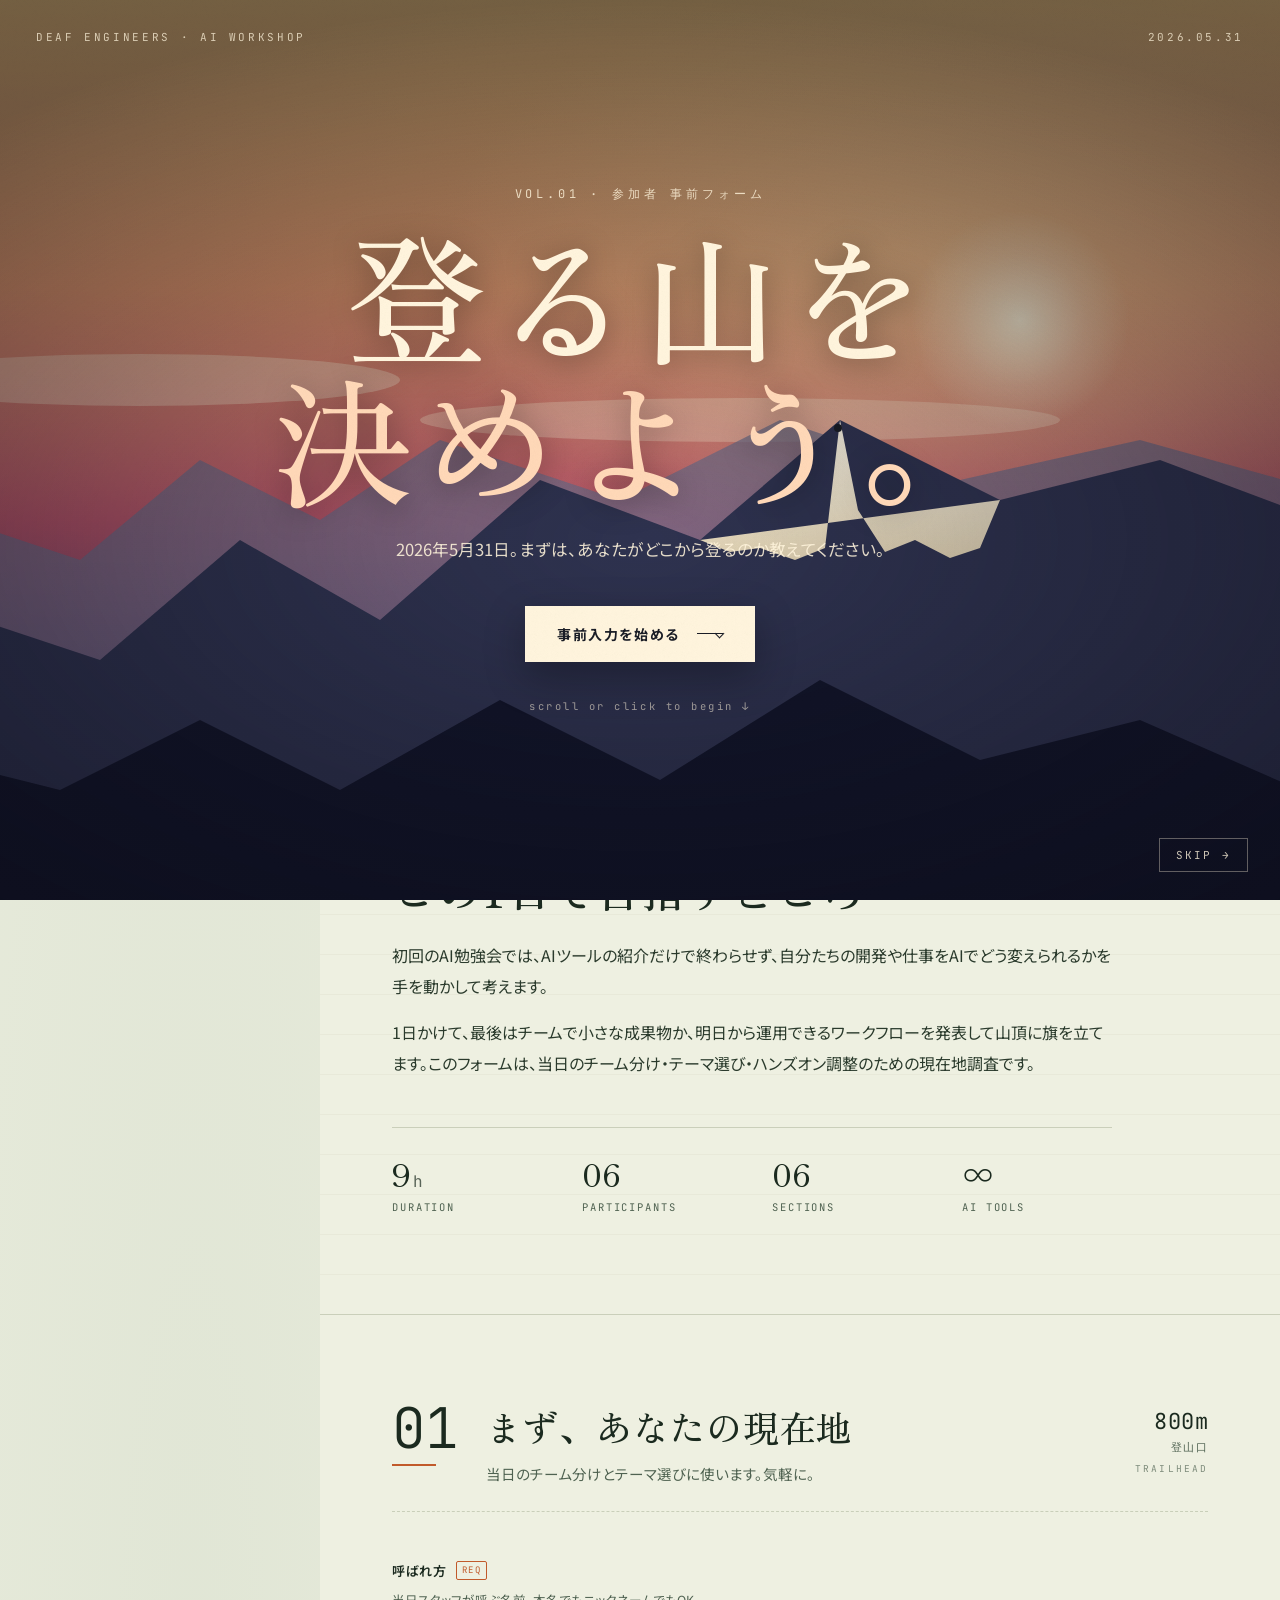
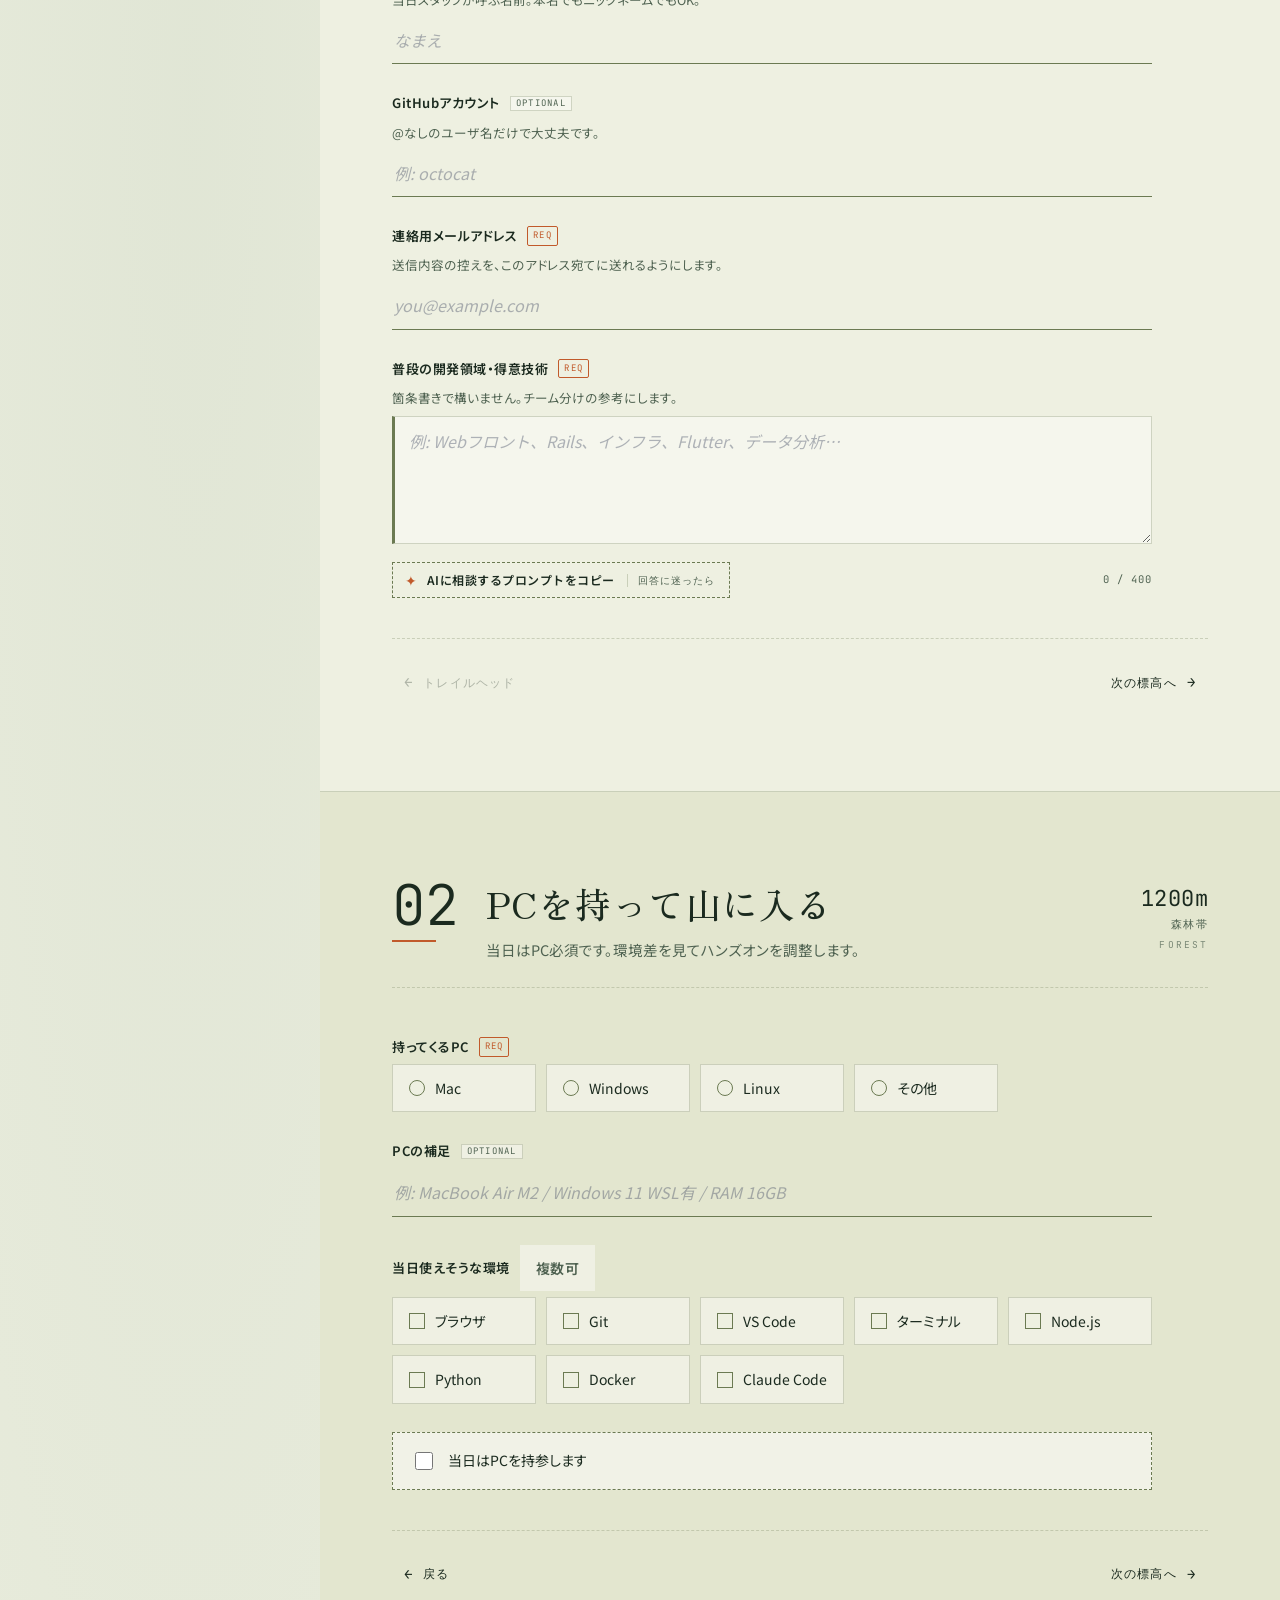
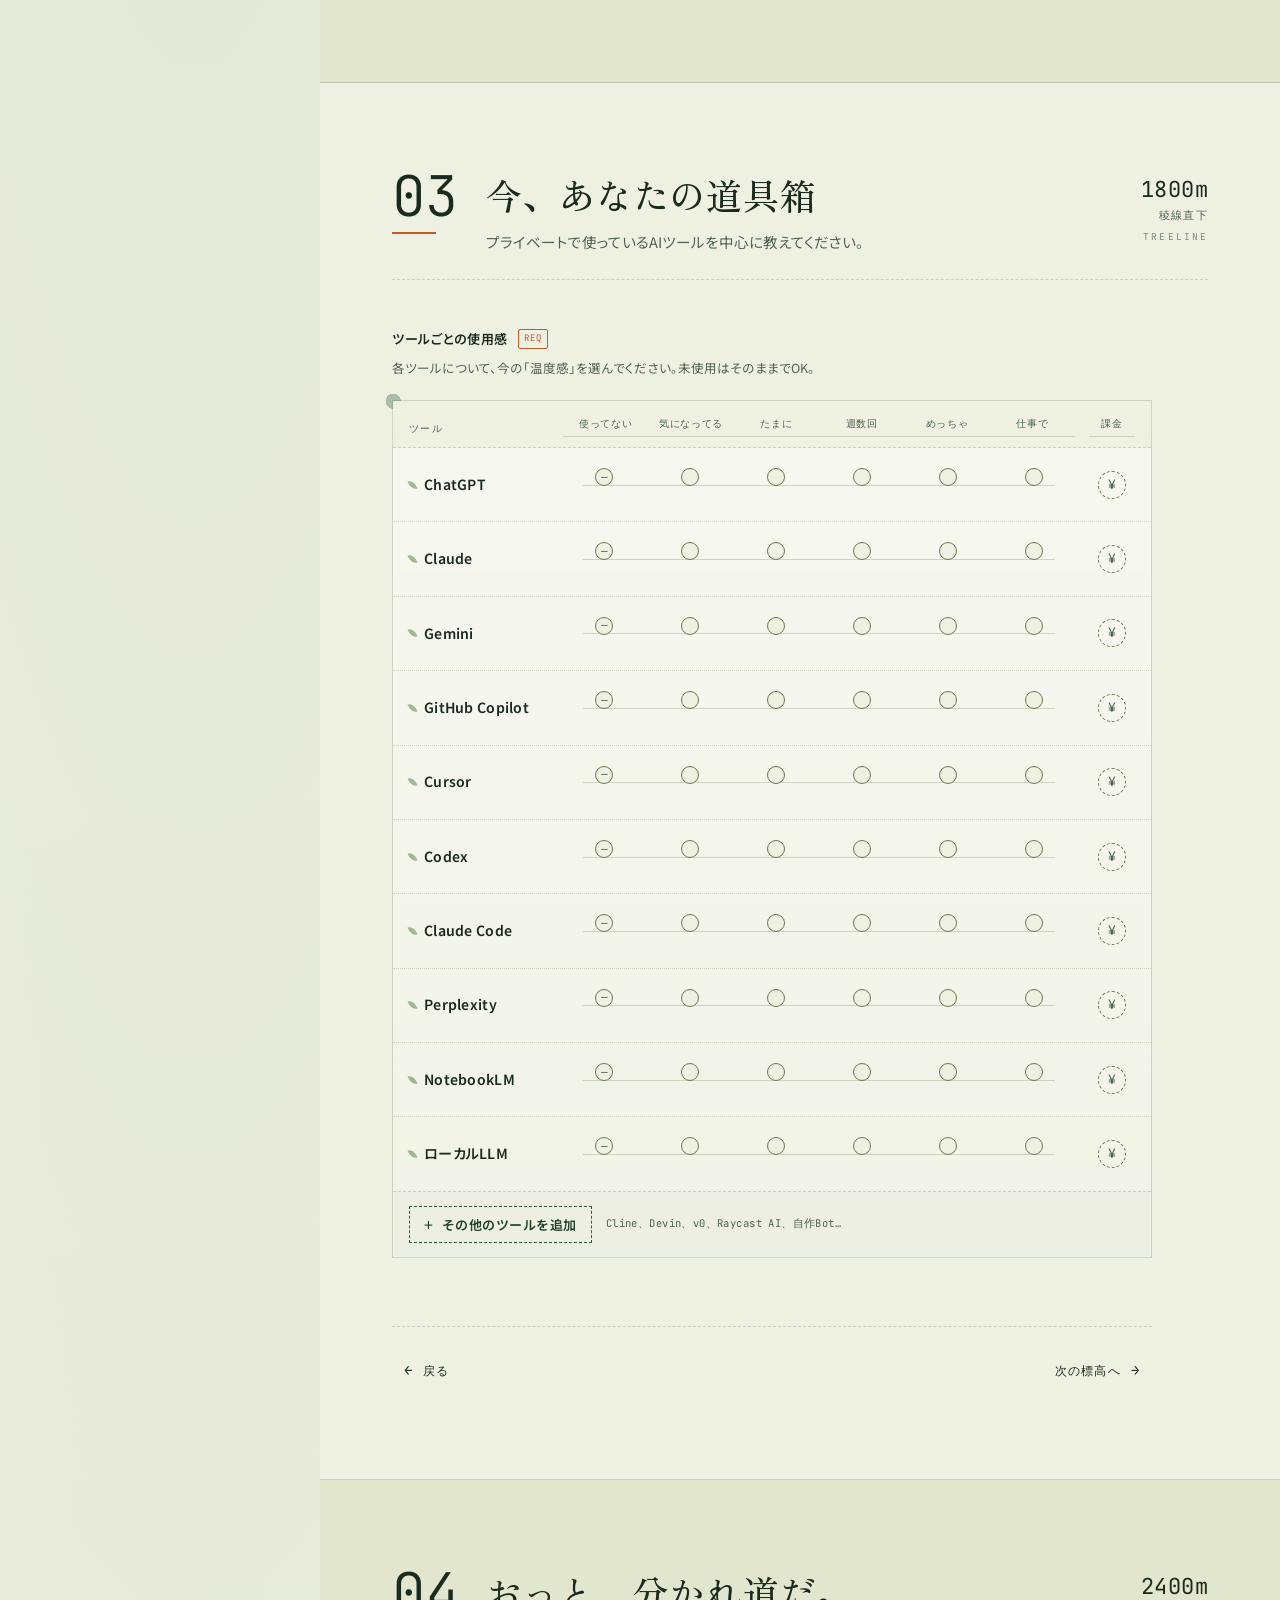
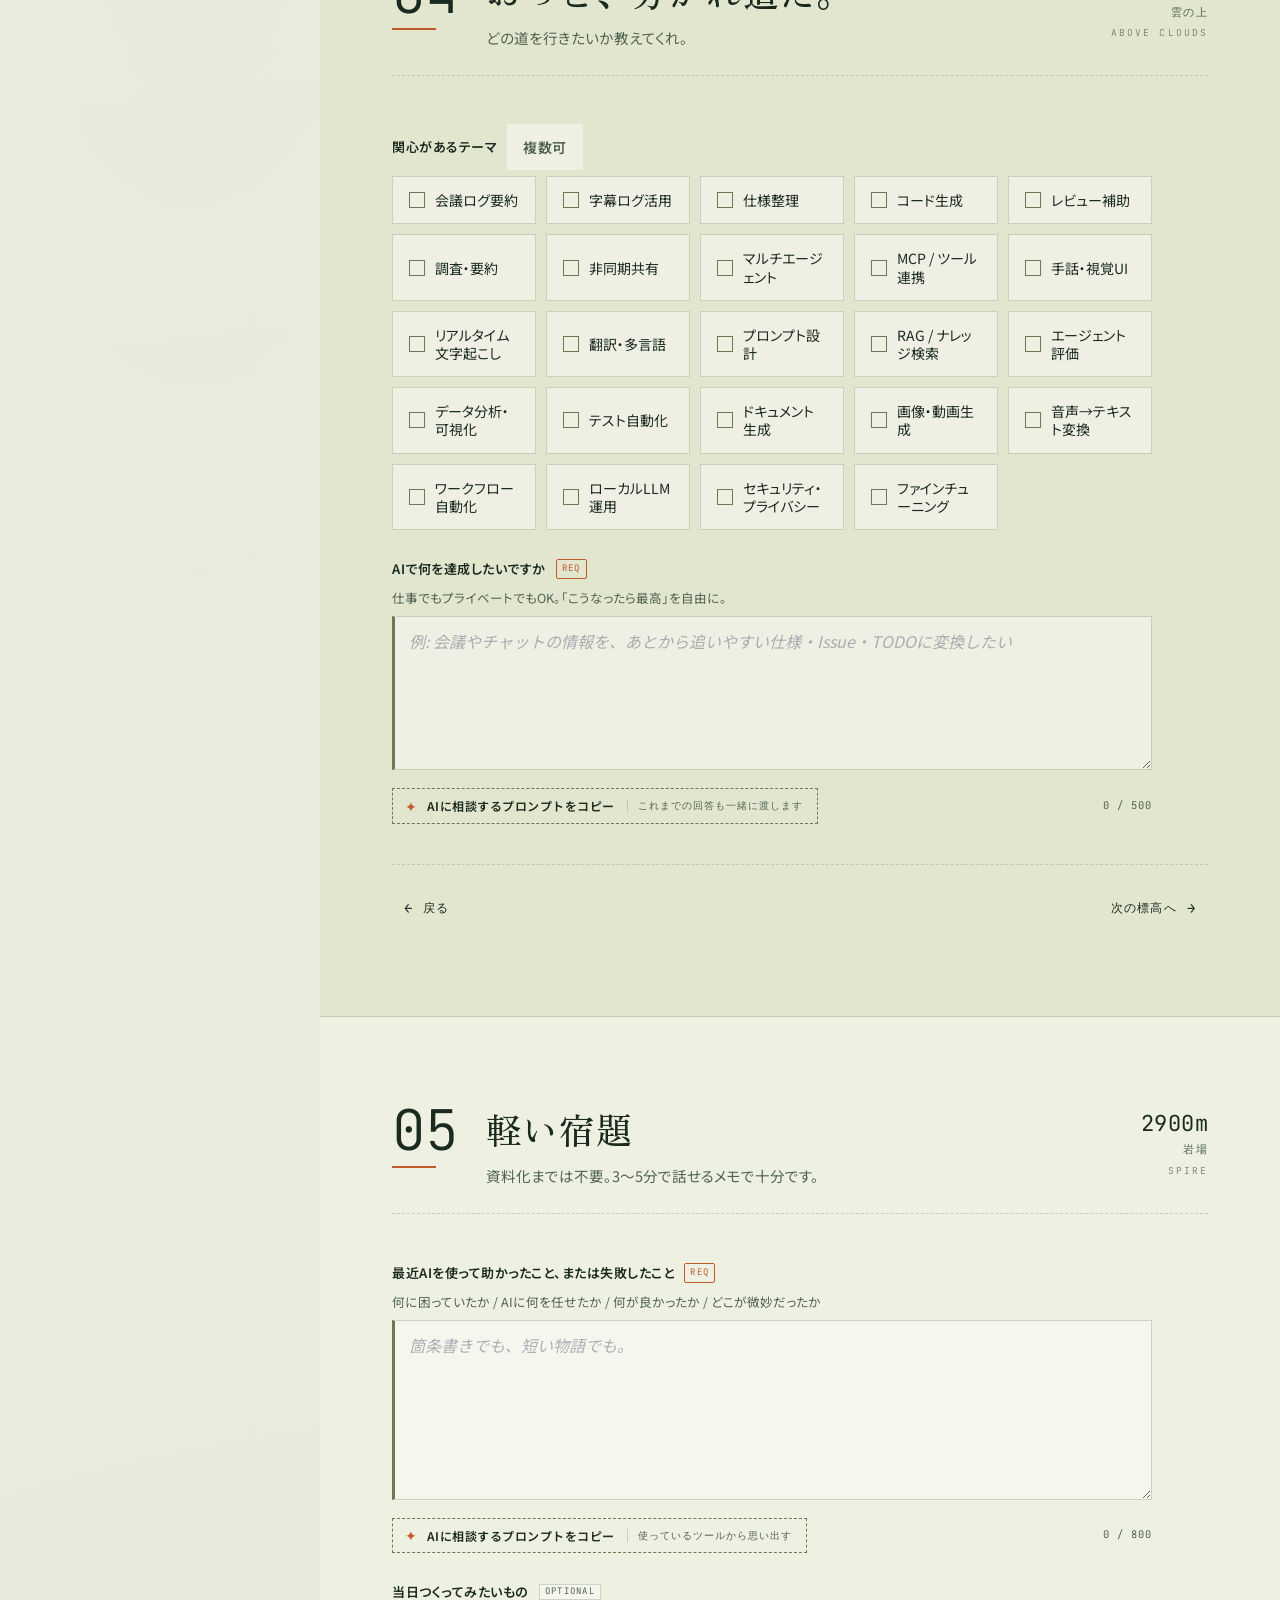
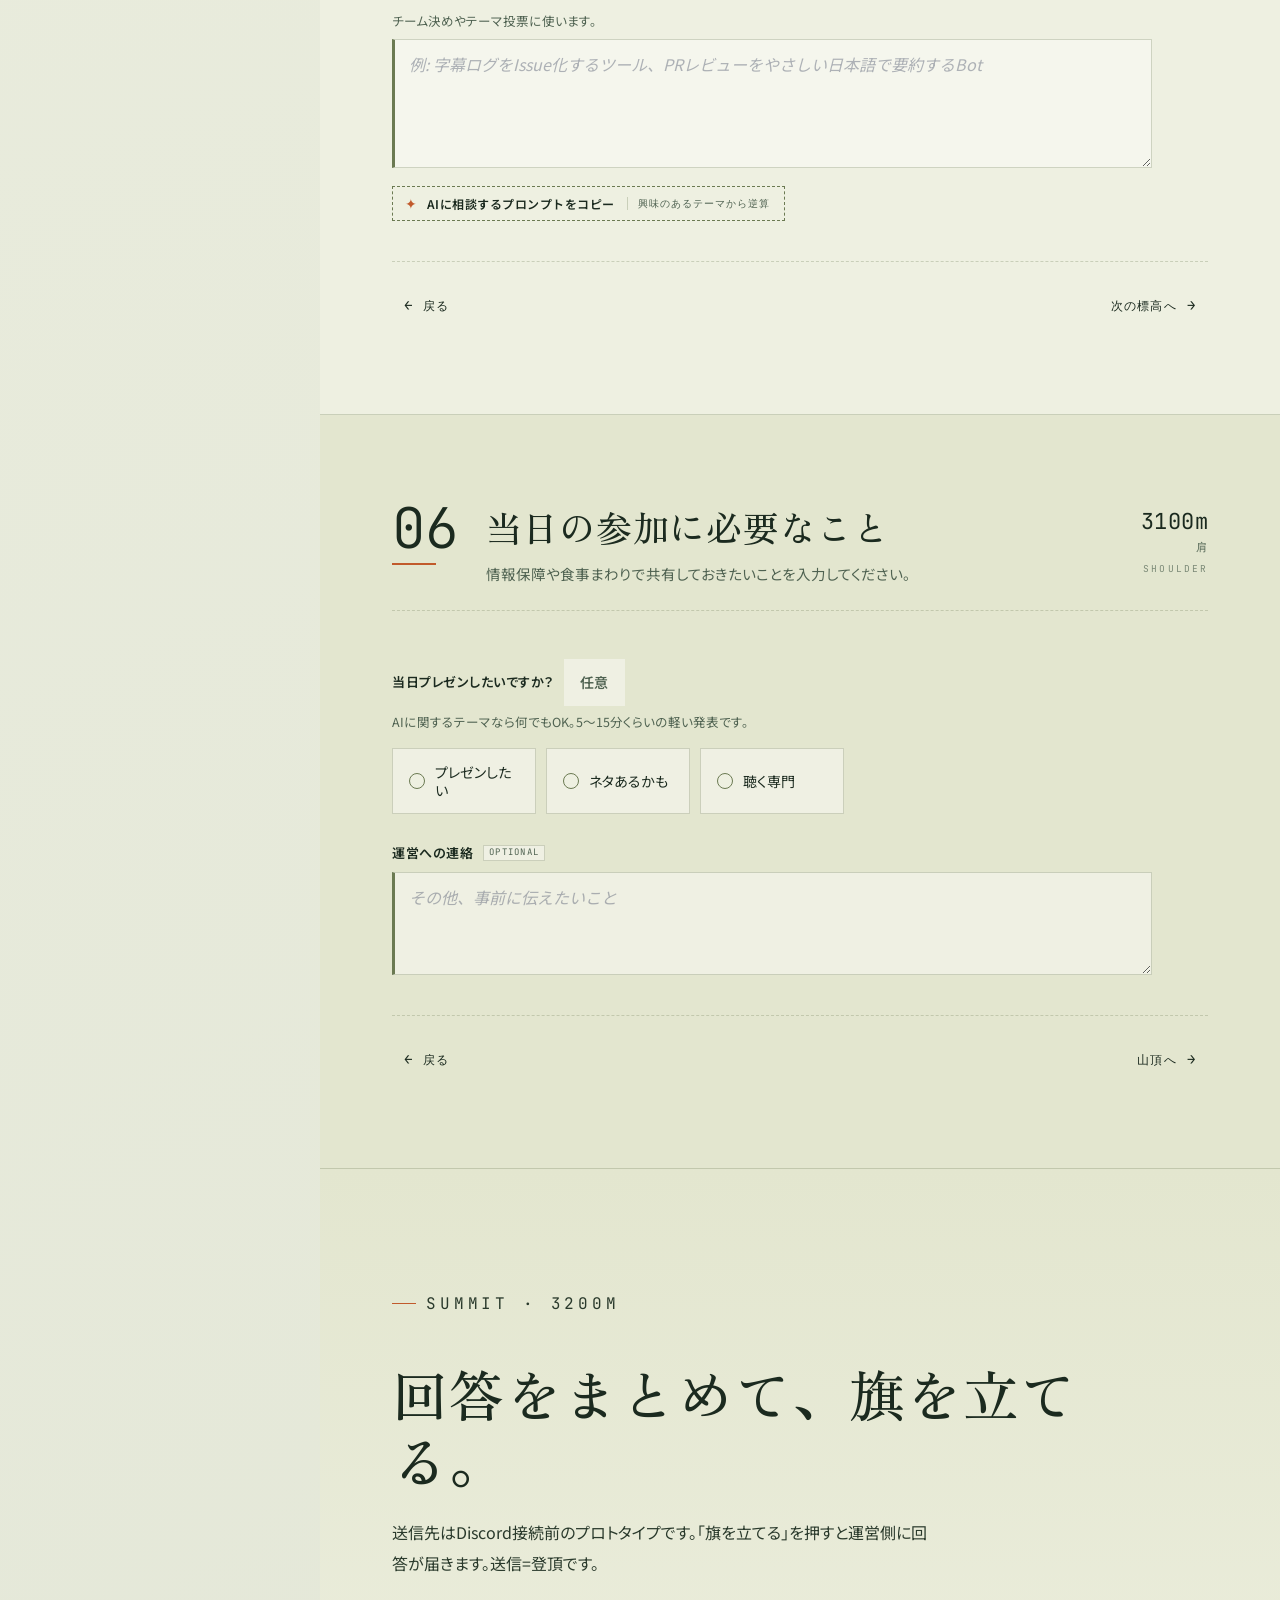
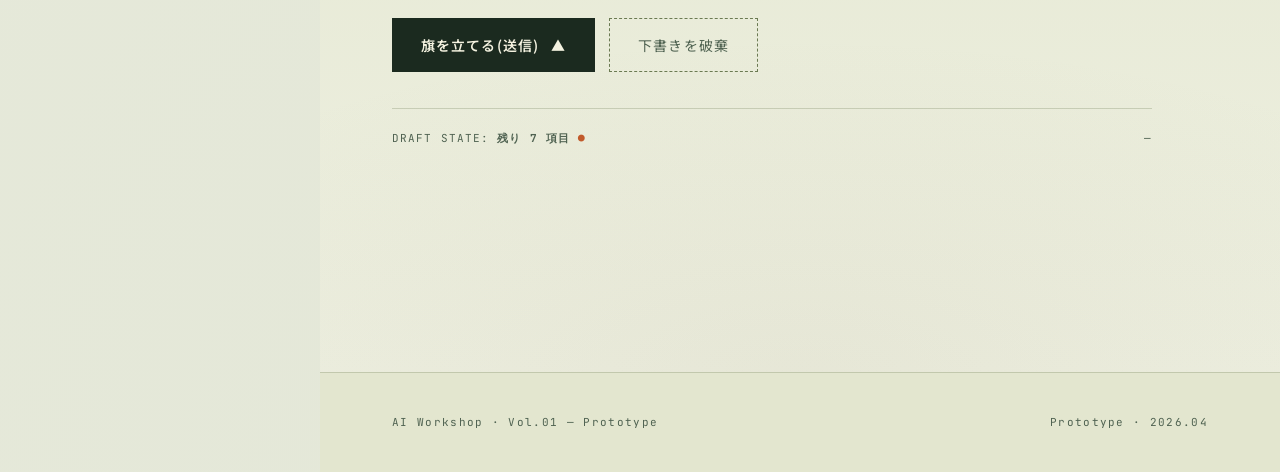
<file: index.html>
<!doctype html>
<html lang="ja">
  <head>
    <meta charset="utf-8" />
    <meta name="viewport" content="width=device-width, initial-scale=1" />
    <title>AI勉強会 事前フォーム — 登る山を決めよう</title>
    <meta name="description" content="2026年5月31日開催のAI勉強会に向けた参加者プロフィールと事前宿題フォーム" />
    <link rel="preconnect" href="https://fonts.googleapis.com" />
    <link rel="preconnect" href="https://fonts.gstatic.com" crossorigin />
    <link rel="stylesheet" href="https://fonts.googleapis.com/css2?family=Zen+Old+Mincho:wght@400;500;600;700&family=Noto+Sans+JP:wght@300;400;500;600;700&family=JetBrains+Mono:wght@300;400;500&display=swap" />
    <link rel="stylesheet" href="assets/styles.css" />
  </head>
  <body data-time="dawn" data-motion="full" data-map="on">

    <!-- ==========================================================
         SPLASH — first-view big mountain
         ========================================================== -->
    <div class="splash" id="splash" aria-hidden="false">
      <div class="splash-sky" aria-hidden="true"></div>
      <svg class="splash-peaks" viewBox="0 0 1600 900" preserveAspectRatio="xMidYMax slice" aria-hidden="true">
        <!-- sun -->
        <circle class="sp-sun" cx="1180" cy="320" r="110" fill="url(#sp-sun-g)" />
        <defs>
          <radialGradient id="sp-sun-g">
            <stop offset="0%" stop-color="#fff4d8" stop-opacity="0.95"/>
            <stop offset="60%" stop-color="#fff4d8" stop-opacity="0.3"/>
            <stop offset="100%" stop-color="#fff4d8" stop-opacity="0"/>
          </radialGradient>
          <linearGradient id="sp-snow" x1="0" y1="0" x2="0" y2="1">
            <stop offset="0%" stop-color="#fff9ea"/>
            <stop offset="100%" stop-color="#e6d7b7"/>
          </linearGradient>
        </defs>
        <!-- far clouds -->
        <ellipse cx="300" cy="380" rx="260" ry="26" fill="rgba(255,244,216,0.35)"/>
        <ellipse cx="900" cy="420" rx="320" ry="22" fill="rgba(255,244,216,0.3)"/>
        <!-- far ridge -->
        <path class="sp-ridge sp-far" d="M0 600 L120 520 L240 560 L360 460 L480 520 L600 440 L780 500 L940 420 L1120 480 L1300 440 L1480 490 L1600 460 L1600 900 L0 900 Z"/>
        <!-- mid ridge (big mountain) -->
        <path class="sp-ridge sp-mid" d="M0 720 L140 620 L260 660 L400 540 L540 620 L700 480 L860 540 L1000 420 L1160 500 L1320 460 L1480 520 L1600 500 L1600 900 L0 900 Z"/>
        <!-- snowcap on the biggest peak (around x=1000, y=420) -->
        <path class="sp-snow" d="M860 540 L890 552 L920 548 L955 560 L985 548 L1000 420 L1018 510 L1045 552 L1075 540 L1110 558 L1140 548 L1160 500 Z" fill="url(#sp-snow)"/>
        <!-- near ridge -->
        <path class="sp-ridge sp-near" d="M0 820 L100 760 L220 790 L360 720 L500 790 L660 700 L820 780 L980 680 L1140 760 L1300 720 L1460 790 L1600 760 L1600 900 L0 900 Z"/>
        <!-- tiny climber dot near summit -->
        <circle class="sp-climber" cx="998" cy="428" r="4" fill="#1a1d26"/>
      </svg>

      <div class="splash-scrim" aria-hidden="true"></div>

      <div class="splash-topbar" aria-hidden="true">
        <span>DEAF ENGINEERS · AI WORKSHOP</span>
        <span>2026.05.31</span>
      </div>

      <div class="splash-content">
        <p class="splash-kicker" id="sp-k">VOL.01 · 参加者 事前フォーム</p>
        <h1 class="splash-title" id="sp-t">
          <span class="sp-l sp-l1">登る</span><span class="sp-l sp-l2">山を</span><span class="sp-l sp-l3">決めよう。</span>
        </h1>
        <p class="splash-lede" id="sp-p">
          2026年5月31日。まずは、あなたがどこから登るのか教えてください。
        </p>
        <button class="splash-cta" id="sp-cta" type="button">
          <span>事前入力を始める</span>
          <span class="splash-arrow" aria-hidden="true"></span>
        </button>
        <p class="splash-hint" id="sp-h">scroll or click to begin ↓</p>
      </div>

      <button class="splash-skip" id="sp-skip" type="button" aria-label="スキップ">SKIP →</button>
    </div>

    <div class="shell">

      <!-- ==========================================================
           LEFT — Route map
           ========================================================== -->
      <aside class="map-rail" aria-label="ルート地図">
        <div class="map-head">
          <span><span class="nib"></span>ROUTE MAP</span>
          <span class="coord">N 35°41′ / E 139°41′</span>
        </div>

        <div class="map-progress" aria-hidden="true">
          <span id="mobile-progress-label">STEP 00 / 06 — Base</span>
          <div class="bar"><span id="mobile-progress-bar"></span></div>
        </div>

        <svg class="map-svg" viewBox="0 0 260 560" preserveAspectRatio="xMidYMid meet" aria-hidden="true" id="route-svg">
          <!-- topographic rings (decorative) -->
          <g stroke="rgba(138,122,92,0.22)" fill="none" stroke-width="0.7">
            <ellipse cx="130" cy="90" rx="52" ry="28"/>
            <ellipse cx="130" cy="90" rx="38" ry="20"/>
            <ellipse cx="130" cy="90" rx="24" ry="12"/>
            <ellipse cx="130" cy="90" rx="12" ry="6"/>
          </g>
          <g stroke="rgba(138,122,92,0.14)" fill="none" stroke-width="0.6" stroke-dasharray="1 3">
            <path d="M 20 530 Q 80 500 130 430"/>
            <path d="M 240 530 Q 180 500 130 430"/>
          </g>

          <!-- climbing route (dashed planned) -->
          <path class="route-path" id="planned-route"
                d="M 40 530 L 70 470 L 105 410 L 135 345 L 165 280 L 195 215 L 150 150 L 130 90" />
          <!-- traced progress -->
          <path class="route-trace" id="trace-route"
                d="M 40 530 L 70 470 L 105 410 L 135 345 L 165 280 L 195 215 L 150 150 L 130 90" />

          <!-- stations 0..6 -->
          <g id="stations">
            <!-- Base camp -->
            <g class="station" data-step="0" transform="translate(40 530)">
              <circle class="outer" r="8"/><circle class="inner" r="3"/>
              <text x="14" y="-6">600M</text>
              <text x="14" y="6" class="label">Base Camp</text>
            </g>
            <g class="station" data-step="1" transform="translate(70 470)">
              <circle class="outer" r="7"/><circle class="inner" r="2.5"/>
              <text x="14" y="-4">800M</text>
              <text x="14" y="6" class="label">01 現在地</text>
            </g>
            <g class="station" data-step="2" transform="translate(105 410)">
              <circle class="outer" r="7"/><circle class="inner" r="2.5"/>
              <text x="14" y="-4">1200M</text>
              <text x="14" y="6" class="label">02 装備</text>
            </g>
            <g class="station" data-step="3" transform="translate(135 345)">
              <circle class="outer" r="7"/><circle class="inner" r="2.5"/>
              <text x="14" y="-4">1800M</text>
              <text x="14" y="6" class="label">03 道具</text>
            </g>
            <g class="station" data-step="4" transform="translate(165 280)">
              <circle class="outer" r="7"/><circle class="inner" r="2.5"/>
              <text x="14" y="-4">2400M</text>
              <text x="14" y="6" class="label">04 分かれ道</text>
            </g>
            <g class="station" data-step="5" transform="translate(195 215)">
              <circle class="outer" r="7"/><circle class="inner" r="2.5"/>
              <text x="-44" y="-4">2900M</text>
              <text x="-44" y="6" class="label">05 宿題</text>
            </g>
            <g class="station" data-step="6" transform="translate(150 150)">
              <circle class="outer" r="7"/><circle class="inner" r="2.5"/>
              <text x="-58" y="-4">3100M</text>
              <text x="-58" y="6" class="label">06 当日準備</text>
            </g>
            <!-- summit -->
            <g class="station" data-step="7" transform="translate(130 90)">
              <circle class="outer" r="9"/><circle class="inner" r="3"/>
              <text x="14" y="-6">3200M</text>
              <text x="14" y="6" class="label">Summit</text>
              <g class="summit-flag" id="summit-flag" transform="translate(0 -10)">
                <line class="pole" x1="0" y1="0" x2="0" y2="-22"/>
                <polygon class="cloth" points="0,-22 16,-18 0,-14"/>
              </g>
            </g>
          </g>

          <!-- climber marker -->
          <g class="climber" id="climber" transform="translate(40 530)">
            <circle class="pack" cx="0" cy="-2" r="5"/>
            <circle class="body" cx="0" cy="-10" r="3"/>
          </g>
        </svg>

        <div class="map-legend">
          <div class="kv"><span>DATE</span><b>05.31</b></div>
          <div class="kv"><span>DURATION</span><b>9H</b></div>
          <div class="kv"><span>CREW</span><b><span id="crew-count">0</span> / 6</b></div>
          <div class="kv"><span>TZ</span><b>JST+9</b></div>
        </div>
      </aside>

      <!-- ==========================================================
           RIGHT — Main
           ========================================================== -->
      <div class="main-col">

        <!-- HERO -->
        <header class="hero" aria-label="AI勉強会の導入">
          <div class="sky" aria-hidden="true"></div>
          <div class="peaks" aria-hidden="true">
            <svg viewBox="0 0 1200 400" preserveAspectRatio="none">
              <!-- far ridges -->
              <path d="M0 320 L140 240 L240 280 L360 200 L480 260 L620 180 L760 240 L900 170 L1040 220 L1200 180 L1200 400 L0 400 Z" fill="var(--peak-far)" opacity="0.55"/>
              <!-- mid ridges -->
              <path d="M0 360 L100 300 L220 340 L340 260 L460 320 L580 250 L720 310 L860 240 L1000 300 L1140 260 L1200 280 L1200 400 L0 400 Z" fill="var(--peak-mid)" opacity="0.85"/>
              <!-- near ridges -->
              <path d="M0 400 L80 360 L180 380 L300 330 L420 370 L540 320 L660 360 L800 300 L940 350 L1080 310 L1200 340 L1200 400 L0 400 Z" fill="var(--peak-near)"/>
              <!-- snow caps -->
              <path d="M580 250 L594 256 L606 254 L616 259 L628 251 L640 258 L650 253 L660 259 L672 253 L680 258 L720 310 Z" fill="var(--snow)" opacity="0.85"/>
              <path d="M860 240 L874 246 L884 244 L896 249 L908 244 L918 250 L926 246 L938 250 L948 247 L1000 300 Z" fill="var(--snow)" opacity="0.85"/>
            </svg>
          </div>

          <nav class="topbar" aria-label="開催情報">
            <span class="brand">
              <svg class="brand-mark" viewBox="0 0 20 20" aria-hidden="true">
                <path d="M2 17 L7 8 L10 12 L14 5 L18 17 Z" fill="currentColor"/>
                <circle cx="15" cy="3.5" r="1.5" fill="var(--route)"/>
              </svg>
              <span>Deaf Engineers AI Workshop</span>
            </span>
            <span class="date-block">
              2026.05.31 SUN
              <small>10:00 — 19:00 JST</small>
            </span>
          </nav>

          <div class="hero-copy">
            <p class="kicker">AI Workshop · Vol.01 · 参加者 事前フォーム</p>
            <h1>登る<span class="r">山</span>を<br/>決めよう。</h1>
            <p class="lede">
              マルチエージェントで開発ワークフローを自分たちで作ろう。<br/>
              まずはあなたと登る山を決めたい。
            </p>

            <div class="hero-meta" role="list">
              <div class="hm-item" role="listitem">
                <span class="hm-label">WHEN</span>
                <span class="hm-value">2026 / 05 / 31  Sun</span>
              </div>
              <div class="hm-item" role="listitem">
                <span class="hm-label">DURATION</span>
                <span class="hm-value">10:00 — 19:00</span>
              </div>
              <div class="hm-item" role="listitem">
                <span class="hm-label">APPLIED</span>
                <span class="hm-value"><span id="crew-count-hero">0</span> / 6 engineers</span>
              </div>
              <div class="hm-item" role="listitem">
                <span class="hm-label">BRING</span>
                <span class="hm-value">Your PC</span>
              </div>
            </div>

            <a class="hero-action" href="#step-1" data-jump="1">
              <span>事前入力を始める</span>
              <span class="arrow" aria-hidden="true"></span>
            </a>
          </div>
        </header>

        <!-- INTRO -->
        <section class="intro">
          <div class="intro-inner">
            <p class="section-label">The Mountain</p>
            <h2>この1日で目指すところ</h2>
            <p>
              初回のAI勉強会では、AIツールの紹介だけで終わらせず、自分たちの開発や仕事をAIでどう変えられるかを手を動かして考えます。
            </p>
            <p>
              1日かけて、最後はチームで小さな成果物か、明日から運用できるワークフローを発表して山頂に旗を立てます。このフォームは、当日のチーム分け・テーマ選び・ハンズオン調整のための現在地調査です。
            </p>

            <div class="intro-stats">
              <div class="stat"><span class="n">9<small>h</small></span><span class="l">Duration</span></div>
              <div class="stat"><span class="n">06</span><span class="l">Participants</span></div>
              <div class="stat"><span class="n">06</span><span class="l">Sections</span></div>
              <div class="stat"><span class="n">∞</span><span class="l">AI Tools</span></div>
            </div>
          </div>
        </section>

        <!-- FORM FLOW -->
        <form id="workshop-form" class="form-flow" autocomplete="on" novalidate>

          <!-- STEP 01 -->
          <section class="form-step" id="step-1" data-step="1">
            <div class="step-head">
              <div class="step-number">01</div>
              <div class="step-title">
                <h2>まず、あなたの現在地</h2>
                <p>当日のチーム分けとテーマ選びに使います。気軽に。</p>
              </div>
              <div class="step-altitude">
                <b>800m</b>
                <span>登山口</span>
                <span class="alt-band">Trailhead</span>
              </div>
            </div>

            <div class="fields">
              <div class="field">
                <label class="label" for="f-name">呼ばれ方 <span class="req">REQ</span></label>
                <span class="hint">当日スタッフが呼ぶ名前。本名でもニックネームでもOK。</span>
                <input id="f-name" name="displayName" type="text" placeholder="なまえ" required />
                <div class="error-msg">入力してください</div>
              </div>

              <div class="field">
                <label class="label" for="f-github">GitHubアカウント <span class="opt">Optional</span></label>
                <span class="hint">@なしのユーザ名だけで大丈夫です。</span>
                <input id="f-github" name="github" type="text" placeholder="例: octocat" />
              </div>

              <div class="field">
                <label class="label" for="f-email">連絡用メールアドレス <span class="req">REQ</span></label>
                <span class="hint">送信内容の控えを、このアドレス宛てに送れるようにします。</span>
                <input id="f-email" name="email" type="email" placeholder="you@example.com" required />
                <div class="error-msg">メールアドレスを入力してください</div>
              </div>

              <div class="field" data-prompt="skills">
                <label class="label" for="f-skills">普段の開発領域・得意技術 <span class="req">REQ</span></label>
                <span class="hint">箇条書きで構いません。チーム分けの参考にします。</span>
                <textarea id="f-skills" name="skills" rows="4" placeholder="例: Webフロント、Rails、インフラ、Flutter、データ分析…" required></textarea>
                <div class="field-tools">
                  <button type="button" class="prompt-btn" data-prompt-for="skills">
                    <span class="pb-icon" aria-hidden="true">✦</span>
                    <span class="pb-label">AIに相談するプロンプトをコピー</span>
                    <span class="pb-hint">回答に迷ったら</span>
                  </button>
                  <div class="counter"><span class="now">0</span> / 400</div>
                </div>
                <div class="error-msg">入力してください</div>
              </div>
            </div>

            <div class="step-nav">
              <button type="button" class="prev" disabled>トレイルヘッド</button>
              <button type="button" class="next" data-jump="2">次の標高へ</button>
            </div>
          </section>

          <!-- STEP 02 -->
          <section class="form-step" id="step-2" data-step="2">
            <div class="step-head">
              <div class="step-number">02</div>
              <div class="step-title">
                <h2>PCを持って山に入る</h2>
                <p>当日はPC必須です。環境差を見てハンズオンを調整します。</p>
              </div>
              <div class="step-altitude">
                <b>1200m</b>
                <span>森林帯</span>
                <span class="alt-band">Forest</span>
              </div>
            </div>

            <div class="fields">
              <fieldset>
                <legend>持ってくるPC <span class="req">REQ</span></legend>
                <div class="option-grid">
                  <label class="opt radio"><input type="radio" name="pcType" value="Mac" required /><span class="box"></span>Mac</label>
                  <label class="opt radio"><input type="radio" name="pcType" value="Windows" /><span class="box"></span>Windows</label>
                  <label class="opt radio"><input type="radio" name="pcType" value="Linux" /><span class="box"></span>Linux</label>
                  <label class="opt radio"><input type="radio" name="pcType" value="Other" /><span class="box"></span>その他</label>
                </div>
              </fieldset>

              <div class="field">
                <label class="label" for="f-pcdetail">PCの補足 <span class="opt">Optional</span></label>
                <input id="f-pcdetail" name="pcDetail" type="text" placeholder="例: MacBook Air M2 / Windows 11 WSL有 / RAM 16GB" />
              </div>

              <fieldset>
                <legend>当日使えそうな環境 <span class="opt" style="border:none;color:var(--ink-soft);">複数可</span></legend>
                <div class="check-grid">
                  <label class="opt check"><input type="checkbox" name="environment" value="Browser" /><span class="box"></span>ブラウザ</label>
                  <label class="opt check"><input type="checkbox" name="environment" value="Git" /><span class="box"></span>Git</label>
                  <label class="opt check"><input type="checkbox" name="environment" value="VS Code" /><span class="box"></span>VS Code</label>
                  <label class="opt check"><input type="checkbox" name="environment" value="Terminal" /><span class="box"></span>ターミナル</label>
                  <label class="opt check"><input type="checkbox" name="environment" value="Node.js" /><span class="box"></span>Node.js</label>
                  <label class="opt check"><input type="checkbox" name="environment" value="Python" /><span class="box"></span>Python</label>
                  <label class="opt check"><input type="checkbox" name="environment" value="Docker" /><span class="box"></span>Docker</label>
                  <label class="opt check"><input type="checkbox" name="environment" value="Claude Code" /><span class="box"></span>Claude Code</label>
                </div>
              </fieldset>

              <label class="confirm">
                <input name="pcRequired" type="checkbox" required />
                <span>当日はPCを持参します</span>
              </label>
            </div>

            <div class="step-nav">
              <button type="button" class="prev" data-jump="1">戻る</button>
              <button type="button" class="next" data-jump="3">次の標高へ</button>
            </div>
          </section>

          <!-- STEP 03 -->
          <section class="form-step" id="step-3" data-step="3">
            <div class="step-head">
              <div class="step-number">03</div>
              <div class="step-title">
                <h2>今、あなたの道具箱</h2>
                <p>プライベートで使っているAIツールを中心に教えてください。</p>
              </div>
              <div class="step-altitude">
                <b>1800m</b>
                <span>稜線直下</span>
                <span class="alt-band">Treeline</span>
              </div>
            </div>

            <div class="fields">
              <div class="field">
                <label class="label">ツールごとの使用感 <span class="req">REQ</span></label>
                <span class="hint">各ツールについて、今の「温度感」を選んでください。未使用はそのままでOK。</span>

                <div class="tool-matrix" role="group" aria-label="ツールごとの使用感">
                  <div class="tool-matrix-head">
                    <span class="mh-tool">ツール</span>
                    <span class="mh-scale">
                      <span>使ってない</span>
                      <span>気になってる</span>
                      <span>たまに</span>
                      <span>週数回</span>
                      <span>めっちゃ</span>
                      <span>仕事で</span>
                    </span>
                    <span class="mh-paid" title="課金しているか(任意)">課金</span>
                  </div>

                  <div class="tool-rows">
                  <div class="tool-row" data-tool="ChatGPT">
                    <span class="tr-name">ChatGPT</span>
                    <div class="tr-scale" role="radiogroup" aria-label="ChatGPT の使用感">
                      <label class="lv lv0"><input type="radio" name="usage_ChatGPT" value="none" checked /><span class="dot"></span><span class="lv-label">使ってない</span></label>
                      <label class="lv lv1"><input type="radio" name="usage_ChatGPT" value="curious" /><span class="dot"></span><span class="lv-label">気になってる</span></label>
                      <label class="lv lv2"><input type="radio" name="usage_ChatGPT" value="occasional" /><span class="dot"></span><span class="lv-label">たまに</span></label>
                      <label class="lv lv3"><input type="radio" name="usage_ChatGPT" value="weekly" /><span class="dot"></span><span class="lv-label">週数回</span></label>
                      <label class="lv lv4"><input type="radio" name="usage_ChatGPT" value="heavy" /><span class="dot"></span><span class="lv-label">めっちゃ</span></label>
                      <label class="lv lv5"><input type="radio" name="usage_ChatGPT" value="work" /><span class="dot"></span><span class="lv-label">仕事で</span></label>
                    </div>
                    <label class="tr-paid" title="課金している(任意)">
                      <input type="checkbox" name="paid_ChatGPT" value="yes" />
                      <span class="paid-chip" aria-hidden="true">¥</span>
                      <span class="sr-only">ChatGPT に課金している</span>
                    </label>
                  </div>

                  <div class="tool-row" data-tool="Claude">
                    <span class="tr-name">Claude</span>
                    <div class="tr-scale" role="radiogroup" aria-label="Claude の使用感">
                      <label class="lv lv0"><input type="radio" name="usage_Claude" value="none" checked /><span class="dot"></span><span class="lv-label">使ってない</span></label>
                      <label class="lv lv1"><input type="radio" name="usage_Claude" value="curious" /><span class="dot"></span><span class="lv-label">気になってる</span></label>
                      <label class="lv lv2"><input type="radio" name="usage_Claude" value="occasional" /><span class="dot"></span><span class="lv-label">たまに</span></label>
                      <label class="lv lv3"><input type="radio" name="usage_Claude" value="weekly" /><span class="dot"></span><span class="lv-label">週数回</span></label>
                      <label class="lv lv4"><input type="radio" name="usage_Claude" value="heavy" /><span class="dot"></span><span class="lv-label">めっちゃ</span></label>
                      <label class="lv lv5"><input type="radio" name="usage_Claude" value="work" /><span class="dot"></span><span class="lv-label">仕事で</span></label>
                    </div>
                    <label class="tr-paid" title="課金している(任意)">
                      <input type="checkbox" name="paid_Claude" value="yes" />
                      <span class="paid-chip" aria-hidden="true">¥</span>
                      <span class="sr-only">Claude に課金している</span>
                    </label>
                  </div>

                  <div class="tool-row" data-tool="Gemini">
                    <span class="tr-name">Gemini</span>
                    <div class="tr-scale" role="radiogroup" aria-label="Gemini の使用感">
                      <label class="lv lv0"><input type="radio" name="usage_Gemini" value="none" checked /><span class="dot"></span><span class="lv-label">使ってない</span></label>
                      <label class="lv lv1"><input type="radio" name="usage_Gemini" value="curious" /><span class="dot"></span><span class="lv-label">気になってる</span></label>
                      <label class="lv lv2"><input type="radio" name="usage_Gemini" value="occasional" /><span class="dot"></span><span class="lv-label">たまに</span></label>
                      <label class="lv lv3"><input type="radio" name="usage_Gemini" value="weekly" /><span class="dot"></span><span class="lv-label">週数回</span></label>
                      <label class="lv lv4"><input type="radio" name="usage_Gemini" value="heavy" /><span class="dot"></span><span class="lv-label">めっちゃ</span></label>
                      <label class="lv lv5"><input type="radio" name="usage_Gemini" value="work" /><span class="dot"></span><span class="lv-label">仕事で</span></label>
                    </div>
                    <label class="tr-paid" title="課金している(任意)">
                      <input type="checkbox" name="paid_Gemini" value="yes" />
                      <span class="paid-chip" aria-hidden="true">¥</span>
                      <span class="sr-only">Gemini に課金している</span>
                    </label>
                  </div>

                  <div class="tool-row" data-tool="GitHub Copilot">
                    <span class="tr-name">GitHub Copilot</span>
                    <div class="tr-scale" role="radiogroup" aria-label="GitHub Copilot の使用感">
                      <label class="lv lv0"><input type="radio" name="usage_GitHubCopilot" value="none" checked /><span class="dot"></span><span class="lv-label">使ってない</span></label>
                      <label class="lv lv1"><input type="radio" name="usage_GitHubCopilot" value="curious" /><span class="dot"></span><span class="lv-label">気になってる</span></label>
                      <label class="lv lv2"><input type="radio" name="usage_GitHubCopilot" value="occasional" /><span class="dot"></span><span class="lv-label">たまに</span></label>
                      <label class="lv lv3"><input type="radio" name="usage_GitHubCopilot" value="weekly" /><span class="dot"></span><span class="lv-label">週数回</span></label>
                      <label class="lv lv4"><input type="radio" name="usage_GitHubCopilot" value="heavy" /><span class="dot"></span><span class="lv-label">めっちゃ</span></label>
                      <label class="lv lv5"><input type="radio" name="usage_GitHubCopilot" value="work" /><span class="dot"></span><span class="lv-label">仕事で</span></label>
                    </div>
                    <label class="tr-paid" title="課金している(任意)">
                      <input type="checkbox" name="paid_GitHubCopilot" value="yes" />
                      <span class="paid-chip" aria-hidden="true">¥</span>
                      <span class="sr-only">GitHub Copilot に課金している</span>
                    </label>
                  </div>

                  <div class="tool-row" data-tool="Cursor">
                    <span class="tr-name">Cursor</span>
                    <div class="tr-scale" role="radiogroup" aria-label="Cursor の使用感">
                      <label class="lv lv0"><input type="radio" name="usage_Cursor" value="none" checked /><span class="dot"></span><span class="lv-label">使ってない</span></label>
                      <label class="lv lv1"><input type="radio" name="usage_Cursor" value="curious" /><span class="dot"></span><span class="lv-label">気になってる</span></label>
                      <label class="lv lv2"><input type="radio" name="usage_Cursor" value="occasional" /><span class="dot"></span><span class="lv-label">たまに</span></label>
                      <label class="lv lv3"><input type="radio" name="usage_Cursor" value="weekly" /><span class="dot"></span><span class="lv-label">週数回</span></label>
                      <label class="lv lv4"><input type="radio" name="usage_Cursor" value="heavy" /><span class="dot"></span><span class="lv-label">めっちゃ</span></label>
                      <label class="lv lv5"><input type="radio" name="usage_Cursor" value="work" /><span class="dot"></span><span class="lv-label">仕事で</span></label>
                    </div>
                    <label class="tr-paid" title="課金している(任意)">
                      <input type="checkbox" name="paid_Cursor" value="yes" />
                      <span class="paid-chip" aria-hidden="true">¥</span>
                      <span class="sr-only">Cursor に課金している</span>
                    </label>
                  </div>

                  <div class="tool-row" data-tool="Codex">
                    <span class="tr-name">Codex</span>
                    <div class="tr-scale" role="radiogroup" aria-label="Codex の使用感">
                      <label class="lv lv0"><input type="radio" name="usage_Codex" value="none" checked /><span class="dot"></span><span class="lv-label">使ってない</span></label>
                      <label class="lv lv1"><input type="radio" name="usage_Codex" value="curious" /><span class="dot"></span><span class="lv-label">気になってる</span></label>
                      <label class="lv lv2"><input type="radio" name="usage_Codex" value="occasional" /><span class="dot"></span><span class="lv-label">たまに</span></label>
                      <label class="lv lv3"><input type="radio" name="usage_Codex" value="weekly" /><span class="dot"></span><span class="lv-label">週数回</span></label>
                      <label class="lv lv4"><input type="radio" name="usage_Codex" value="heavy" /><span class="dot"></span><span class="lv-label">めっちゃ</span></label>
                      <label class="lv lv5"><input type="radio" name="usage_Codex" value="work" /><span class="dot"></span><span class="lv-label">仕事で</span></label>
                    </div>
                    <label class="tr-paid" title="課金している(任意)">
                      <input type="checkbox" name="paid_Codex" value="yes" />
                      <span class="paid-chip" aria-hidden="true">¥</span>
                      <span class="sr-only">Codex に課金している</span>
                    </label>
                  </div>

                  <div class="tool-row" data-tool="Claude Code">
                    <span class="tr-name">Claude Code</span>
                    <div class="tr-scale" role="radiogroup" aria-label="Claude Code の使用感">
                      <label class="lv lv0"><input type="radio" name="usage_ClaudeCode" value="none" checked /><span class="dot"></span><span class="lv-label">使ってない</span></label>
                      <label class="lv lv1"><input type="radio" name="usage_ClaudeCode" value="curious" /><span class="dot"></span><span class="lv-label">気になってる</span></label>
                      <label class="lv lv2"><input type="radio" name="usage_ClaudeCode" value="occasional" /><span class="dot"></span><span class="lv-label">たまに</span></label>
                      <label class="lv lv3"><input type="radio" name="usage_ClaudeCode" value="weekly" /><span class="dot"></span><span class="lv-label">週数回</span></label>
                      <label class="lv lv4"><input type="radio" name="usage_ClaudeCode" value="heavy" /><span class="dot"></span><span class="lv-label">めっちゃ</span></label>
                      <label class="lv lv5"><input type="radio" name="usage_ClaudeCode" value="work" /><span class="dot"></span><span class="lv-label">仕事で</span></label>
                    </div>
                    <label class="tr-paid" title="課金している(任意)">
                      <input type="checkbox" name="paid_ClaudeCode" value="yes" />
                      <span class="paid-chip" aria-hidden="true">¥</span>
                      <span class="sr-only">Claude Code に課金している</span>
                    </label>
                  </div>

                  <div class="tool-row" data-tool="Perplexity">
                    <span class="tr-name">Perplexity</span>
                    <div class="tr-scale" role="radiogroup" aria-label="Perplexity の使用感">
                      <label class="lv lv0"><input type="radio" name="usage_Perplexity" value="none" checked /><span class="dot"></span><span class="lv-label">使ってない</span></label>
                      <label class="lv lv1"><input type="radio" name="usage_Perplexity" value="curious" /><span class="dot"></span><span class="lv-label">気になってる</span></label>
                      <label class="lv lv2"><input type="radio" name="usage_Perplexity" value="occasional" /><span class="dot"></span><span class="lv-label">たまに</span></label>
                      <label class="lv lv3"><input type="radio" name="usage_Perplexity" value="weekly" /><span class="dot"></span><span class="lv-label">週数回</span></label>
                      <label class="lv lv4"><input type="radio" name="usage_Perplexity" value="heavy" /><span class="dot"></span><span class="lv-label">めっちゃ</span></label>
                      <label class="lv lv5"><input type="radio" name="usage_Perplexity" value="work" /><span class="dot"></span><span class="lv-label">仕事で</span></label>
                    </div>
                    <label class="tr-paid" title="課金している(任意)">
                      <input type="checkbox" name="paid_Perplexity" value="yes" />
                      <span class="paid-chip" aria-hidden="true">¥</span>
                      <span class="sr-only">Perplexity に課金している</span>
                    </label>
                  </div>

                  <div class="tool-row" data-tool="NotebookLM">
                    <span class="tr-name">NotebookLM</span>
                    <div class="tr-scale" role="radiogroup" aria-label="NotebookLM の使用感">
                      <label class="lv lv0"><input type="radio" name="usage_NotebookLM" value="none" checked /><span class="dot"></span><span class="lv-label">使ってない</span></label>
                      <label class="lv lv1"><input type="radio" name="usage_NotebookLM" value="curious" /><span class="dot"></span><span class="lv-label">気になってる</span></label>
                      <label class="lv lv2"><input type="radio" name="usage_NotebookLM" value="occasional" /><span class="dot"></span><span class="lv-label">たまに</span></label>
                      <label class="lv lv3"><input type="radio" name="usage_NotebookLM" value="weekly" /><span class="dot"></span><span class="lv-label">週数回</span></label>
                      <label class="lv lv4"><input type="radio" name="usage_NotebookLM" value="heavy" /><span class="dot"></span><span class="lv-label">めっちゃ</span></label>
                      <label class="lv lv5"><input type="radio" name="usage_NotebookLM" value="work" /><span class="dot"></span><span class="lv-label">仕事で</span></label>
                    </div>
                    <label class="tr-paid" title="課金している(任意)">
                      <input type="checkbox" name="paid_NotebookLM" value="yes" />
                      <span class="paid-chip" aria-hidden="true">¥</span>
                      <span class="sr-only">NotebookLM に課金している</span>
                    </label>
                  </div>

                  <div class="tool-row" data-tool="ローカルLLM">
                    <span class="tr-name">ローカルLLM</span>
                    <div class="tr-scale" role="radiogroup" aria-label="ローカルLLM の使用感">
                      <label class="lv lv0"><input type="radio" name="usage_LocalLLM" value="none" checked /><span class="dot"></span><span class="lv-label">使ってない</span></label>
                      <label class="lv lv1"><input type="radio" name="usage_LocalLLM" value="curious" /><span class="dot"></span><span class="lv-label">気になってる</span></label>
                      <label class="lv lv2"><input type="radio" name="usage_LocalLLM" value="occasional" /><span class="dot"></span><span class="lv-label">たまに</span></label>
                      <label class="lv lv3"><input type="radio" name="usage_LocalLLM" value="weekly" /><span class="dot"></span><span class="lv-label">週数回</span></label>
                      <label class="lv lv4"><input type="radio" name="usage_LocalLLM" value="heavy" /><span class="dot"></span><span class="lv-label">めっちゃ</span></label>
                      <label class="lv lv5"><input type="radio" name="usage_LocalLLM" value="work" /><span class="dot"></span><span class="lv-label">仕事で</span></label>
                    </div>
                    <label class="tr-paid" title="課金している(任意)">
                      <input type="checkbox" name="paid_LocalLLM" value="yes" />
                      <span class="paid-chip" aria-hidden="true">¥</span>
                      <span class="sr-only">ローカルLLM に課金している</span>
                    </label>
                  </div>
                  </div>

                  <div class="tool-row-add-wrap">
                    <button type="button" class="tool-row-add" id="add-tool-btn">
                      <span class="plus" aria-hidden="true">+</span>
                      <span>その他のツールを追加</span>
                    </button>
                    <span class="add-hint">Cline、Devin、v0、Raycast AI、自作Bot…</span>
                  </div>
                </div>            </div>

            <div class="step-nav">
              <button type="button" class="prev" data-jump="2">戻る</button>
              <button type="button" class="next" data-jump="4">次の標高へ</button>
            </div>
          </section>

          <!-- STEP 04 -->
          <section class="form-step" id="step-4" data-step="4">
            <div class="step-head">
              <div class="step-number">04</div>
              <div class="step-title">
                <h2>おっと、分かれ道だ。</h2>
                <p>どの道を行きたいか教えてくれ。</p>
              </div>
              <div class="step-altitude">
                <b>2400m</b>
                <span>雲の上</span>
                <span class="alt-band">Above Clouds</span>
              </div>
            </div>

            <div class="fields">
              <fieldset>
                <legend>関心があるテーマ <span class="opt" style="border:none;color:var(--ink-soft);">複数可</span></legend>
                <div class="check-grid">
                  <label class="opt check"><input type="checkbox" name="interests" value="会議ログ要約" /><span class="box"></span>会議ログ要約</label>
                  <label class="opt check"><input type="checkbox" name="interests" value="字幕ログ活用" /><span class="box"></span>字幕ログ活用</label>
                  <label class="opt check"><input type="checkbox" name="interests" value="仕様整理" /><span class="box"></span>仕様整理</label>
                  <label class="opt check"><input type="checkbox" name="interests" value="コード生成" /><span class="box"></span>コード生成</label>
                  <label class="opt check"><input type="checkbox" name="interests" value="レビュー補助" /><span class="box"></span>レビュー補助</label>
                  <label class="opt check"><input type="checkbox" name="interests" value="調査・要約" /><span class="box"></span>調査・要約</label>
                  <label class="opt check"><input type="checkbox" name="interests" value="非同期共有" /><span class="box"></span>非同期共有</label>
                  <label class="opt check"><input type="checkbox" name="interests" value="マルチエージェント" /><span class="box"></span>マルチエージェント</label>
                  <label class="opt check"><input type="checkbox" name="interests" value="MCP / ツール連携" /><span class="box"></span>MCP / ツール連携</label>
                  <label class="opt check"><input type="checkbox" name="interests" value="手話・視覚UI" /><span class="box"></span>手話・視覚UI</label>
                  <label class="opt check"><input type="checkbox" name="interests" value="リアルタイム文字起こし" /><span class="box"></span>リアルタイム文字起こし</label>
                  <label class="opt check"><input type="checkbox" name="interests" value="翻訳・多言語" /><span class="box"></span>翻訳・多言語</label>
                  <label class="opt check"><input type="checkbox" name="interests" value="プロンプト設計" /><span class="box"></span>プロンプト設計</label>
                  <label class="opt check"><input type="checkbox" name="interests" value="RAG / ナレッジ検索" /><span class="box"></span>RAG / ナレッジ検索</label>
                  <label class="opt check"><input type="checkbox" name="interests" value="エージェント評価" /><span class="box"></span>エージェント評価</label>
                  <label class="opt check"><input type="checkbox" name="interests" value="データ分析・可視化" /><span class="box"></span>データ分析・可視化</label>
                  <label class="opt check"><input type="checkbox" name="interests" value="テスト自動化" /><span class="box"></span>テスト自動化</label>
                  <label class="opt check"><input type="checkbox" name="interests" value="ドキュメント生成" /><span class="box"></span>ドキュメント生成</label>
                  <label class="opt check"><input type="checkbox" name="interests" value="画像・動画生成" /><span class="box"></span>画像・動画生成</label>
                  <label class="opt check"><input type="checkbox" name="interests" value="音声→テキスト変換" /><span class="box"></span>音声→テキスト変換</label>
                  <label class="opt check"><input type="checkbox" name="interests" value="ワークフロー自動化" /><span class="box"></span>ワークフロー自動化</label>
                  <label class="opt check"><input type="checkbox" name="interests" value="ローカルLLM運用" /><span class="box"></span>ローカルLLM運用</label>
                  <label class="opt check"><input type="checkbox" name="interests" value="セキュリティ・プライバシー" /><span class="box"></span>セキュリティ・プライバシー</label>
                  <label class="opt check"><input type="checkbox" name="interests" value="ファインチューニング" /><span class="box"></span>ファインチューニング</label>
                </div>
              </fieldset>

              <div class="field" data-prompt="goal">
                <label class="label" for="f-goal">AIで何を達成したいですか <span class="req">REQ</span></label>
                <span class="hint">仕事でもプライベートでもOK。「こうなったら最高」を自由に。</span>
                <textarea id="f-goal" name="goal" rows="5" placeholder="例: 会議やチャットの情報を、あとから追いやすい仕様・Issue・TODOに変換したい" required></textarea>
                <div class="field-tools">
                  <button type="button" class="prompt-btn" data-prompt-for="goal">
                    <span class="pb-icon" aria-hidden="true">✦</span>
                    <span class="pb-label">AIに相談するプロンプトをコピー</span>
                    <span class="pb-hint">これまでの回答も一緒に渡します</span>
                  </button>
                  <div class="counter"><span class="now">0</span> / 500</div>
                </div>
                <div class="error-msg">入力してください</div>
              </div>

            </div>

            <div class="step-nav">
              <button type="button" class="prev" data-jump="3">戻る</button>
              <button type="button" class="next" data-jump="5">次の標高へ</button>
            </div>
          </section>

          <!-- STEP 05 -->
          <section class="form-step" id="step-5" data-step="5">
            <div class="step-head">
              <div class="step-number">05</div>
              <div class="step-title">
                <h2>軽い宿題</h2>
                <p>資料化までは不要。3〜5分で話せるメモで十分です。</p>
              </div>
              <div class="step-altitude">
                <b>2900m</b>
                <span>岩場</span>
                <span class="alt-band">Spire</span>
              </div>
            </div>

            <div class="fields">
              <div class="field" data-prompt="homework">
                <label class="label" for="f-hw">最近AIを使って助かったこと、または失敗したこと <span class="req">REQ</span></label>
                <span class="hint">何に困っていたか / AIに何を任せたか / 何が良かったか / どこが微妙だったか</span>
                <textarea id="f-hw" name="homeworkExample" rows="6" placeholder="箇条書きでも、短い物語でも。" required></textarea>
                <div class="field-tools">
                  <button type="button" class="prompt-btn" data-prompt-for="homework">
                    <span class="pb-icon" aria-hidden="true">✦</span>
                    <span class="pb-label">AIに相談するプロンプトをコピー</span>
                    <span class="pb-hint">使っているツールから思い出す</span>
                  </button>
                  <div class="counter"><span class="now">0</span> / 800</div>
                </div>
                <div class="error-msg">入力してください</div>
              </div>

              <div class="field" data-prompt="build">
                <label class="label" for="f-build">当日つくってみたいもの <span class="opt">Optional</span></label>
                <span class="hint">チーム決めやテーマ投票に使います。</span>
                <textarea id="f-build" name="buildIdea" rows="4" placeholder="例: 字幕ログをIssue化するツール、PRレビューをやさしい日本語で要約するBot"></textarea>
                <div class="field-tools">
                  <button type="button" class="prompt-btn" data-prompt-for="build">
                    <span class="pb-icon" aria-hidden="true">✦</span>
                    <span class="pb-label">AIに相談するプロンプトをコピー</span>
                    <span class="pb-hint">興味のあるテーマから逆算</span>
                  </button>
                </div>
              </div>
            </div>

            <div class="step-nav">
              <button type="button" class="prev" data-jump="4">戻る</button>
              <button type="button" class="next" data-jump="6">次の標高へ</button>
            </div>
          </section>

          <!-- STEP 06 -->
          <section class="form-step" id="step-6" data-step="6">
            <div class="step-head">
              <div class="step-number">06</div>
              <div class="step-title">
                <h2>当日の参加に必要なこと</h2>
                <p>情報保障や食事まわりで共有しておきたいことを入力してください。</p>
              </div>
              <div class="step-altitude">
                <b>3100m</b>
                <span>肩</span>
                <span class="alt-band">Shoulder</span>
              </div>
            </div>

            <div class="fields">
              <fieldset>
                <legend>当日プレゼンしたいですか？ <span class="opt" style="border:none;color:var(--ink-soft);">任意</span></legend>
                <span class="hint" style="font-size:12.5px;color:var(--ink-soft);line-height:1.6;margin-bottom:6px;display:block;">AIに関するテーマなら何でもOK。5〜15分くらいの軽い発表です。</span>
                <div class="option-grid">
                  <label class="opt radio"><input type="radio" name="presentationWilling" value="want" /><span class="box"></span>プレゼンしたい</label>
                  <label class="opt radio"><input type="radio" name="presentationWilling" value="maybe" /><span class="box"></span>ネタあるかも</label>
                  <label class="opt radio"><input type="radio" name="presentationWilling" value="listen" /><span class="box"></span>聴く専門</label>
                </div>
              </fieldset>

              <div class="field" id="presentation-topic-field" style="display:none;">
                <label class="label" for="f-pres-topic">どんなネタがありますか？ <span class="opt">Optional</span></label>
                <span class="hint">ざっくりでOK。「AIで○○やってみた話」くらいの粒度で。</span>
                <textarea id="f-pres-topic" name="presentationTopic" rows="3" placeholder="例: Claude CodeでAI幕府を運用してる話、NotebookLMで議事録を自動要約してみた、等"></textarea>
              </div>

              <div class="field">
                <label class="label" for="f-notes">運営への連絡 <span class="opt">Optional</span></label>
                <textarea id="f-notes" name="notes" rows="3" placeholder="その他、事前に伝えたいこと"></textarea>
              </div>
            </div>

            <div class="step-nav">
              <button type="button" class="prev" data-jump="5">戻る</button>
              <button type="button" class="next" data-jump="7">山頂へ</button>
            </div>
          </section>

          <!-- SUMMIT / SUBMIT -->
          <section class="summit-band" id="step-7" data-step="7" data-screen-label="Summit">
            <div class="summit-inner">
              <p class="section-label">Summit · 3200m</p>
              <h2>回答をまとめて、旗を立てる。</h2>
              <p>
                送信先はDiscord接続前のプロトタイプです。「旗を立てる」を押すと運営側に回答が届きます。送信=登頂です。
              </p>

              <div class="summit-actions">
                <button type="submit" class="btn">
                  <span>旗を立てる(送信)</span>
                  <span aria-hidden="true">▲</span>
                </button>
                <button type="button" class="btn ghost" id="clear-draft">下書きを破棄</button>
              </div>

              <div class="submit-state">
                <span>DRAFT STATE: <b id="state-label">—</b></span>
                <span id="last-saved">—</span>
              </div>
              <p class="submit-message" id="submit-message" role="status" aria-live="polite"></p>
            </div>
          </section>

        </form>

        <footer class="footer">
          <span>AI Workshop · Vol.01 — Prototype</span>
          <span>Prototype · 2026.04</span>
        </footer>
      </div>
    </div>

    <!-- Save chip -->
    <div class="save-chip" id="save-chip" role="status" aria-live="polite">
      <span class="dot" aria-hidden="true"></span>
      <span class="text">下書きを保存しました</span>
    </div>

    <!-- Summit overlay -->
    <div class="summit-overlay" id="summit-overlay" aria-hidden="true" role="dialog" aria-modal="true" aria-labelledby="summit-title">
      <div class="summit-card">
        <button class="close" id="summit-close" aria-label="閉じる">×</button>
        <div class="top-strip">
          <!-- Peak + flag-planting scene -->
          <svg class="summit-scene" viewBox="0 0 600 220" preserveAspectRatio="xMidYMax meet" aria-hidden="true">
            <defs>
              <linearGradient id="skyG" x1="0" y1="0" x2="0" y2="1">
                <stop offset="0%" stop-color="var(--sky-top)"/>
                <stop offset="100%" stop-color="var(--sky-low)"/>
              </linearGradient>
              <linearGradient id="peakG" x1="0" y1="0" x2="0" y2="1">
                <stop offset="0%" stop-color="var(--peak-far)"/>
                <stop offset="100%" stop-color="var(--peak-mid)"/>
              </linearGradient>
            </defs>
            <!-- sky -->
            <rect x="0" y="0" width="600" height="220" fill="url(#skyG)"/>
            <!-- sun glow -->
            <circle class="sun" cx="470" cy="60" r="26" fill="#ffe6a8" opacity="0.85"/>
            <!-- far peaks -->
            <path d="M0 180 L80 120 L160 160 L240 110 L320 150 L400 100 L480 140 L560 108 L600 126 L600 220 L0 220 Z" fill="url(#peakG)" opacity="0.55"/>
            <!-- near peak (the summit) -->
            <path class="near-peak" d="M0 220 L80 196 L160 184 L240 158 L300 96 L360 160 L440 184 L520 196 L600 210 L600 220 Z" fill="var(--peak-near)"/>
            <!-- snow cap on the summit triangle -->
            <path class="snow-cap" d="M260 126 L300 96 L340 136 L320 128 L300 132 L280 126 Z" fill="#f7f3ea"/>
            <!-- climber silhouette (arrives at peak) -->
            <g class="scene-climber" transform="translate(282 112)">
              <circle cx="0" cy="-6" r="4" fill="var(--ink)"/>
              <path d="M-2 -2 L-6 10 L-2 10 L0 2 L2 10 L6 10 L2 -2 Z" fill="var(--ink)"/>
            </g>
            <!-- flagpole + flag (animated) -->
            <g class="scene-flag" transform="translate(300 96)">
              <line class="pole" x1="0" y1="0" x2="0" y2="-62" stroke="var(--ink)" stroke-width="2" stroke-linecap="round"/>
              <g class="cloth-wrap" transform="translate(2 -60)">
                <path class="cloth" d="M0 0 L44 2 L36 12 L44 22 L0 20 Z" fill="var(--flag)"/>
              </g>
              <!-- impact burst when pole lands -->
              <g class="burst" transform="translate(0 0)">
                <line x1="0" y1="0" x2="-16" y2="-10" stroke="var(--ink)" stroke-width="1.5" stroke-linecap="round"/>
                <line x1="0" y1="0" x2="16" y2="-10" stroke="var(--ink)" stroke-width="1.5" stroke-linecap="round"/>
                <line x1="0" y1="0" x2="-20" y2="2" stroke="var(--ink)" stroke-width="1.5" stroke-linecap="round"/>
                <line x1="0" y1="0" x2="20" y2="2" stroke="var(--ink)" stroke-width="1.5" stroke-linecap="round"/>
                <line x1="0" y1="0" x2="-10" y2="-18" stroke="var(--ink)" stroke-width="1.5" stroke-linecap="round"/>
                <line x1="0" y1="0" x2="10" y2="-18" stroke="var(--ink)" stroke-width="1.5" stroke-linecap="round"/>
              </g>
            </g>
            <!-- snow confetti -->
            <g class="confetti" aria-hidden="true">
              <circle cx="120" cy="40"  r="2" fill="#fff"/>
              <circle cx="180" cy="20"  r="1.5" fill="#fff"/>
              <circle cx="240" cy="50"  r="2" fill="#fff"/>
              <circle cx="340" cy="30"  r="1.5" fill="#fff"/>
              <circle cx="380" cy="60"  r="2" fill="#fff"/>
              <circle cx="440" cy="24"  r="1.5" fill="#fff"/>
              <circle cx="500" cy="48"  r="2" fill="#fff"/>
              <circle cx="90"  cy="70"  r="1.5" fill="#fff"/>
              <circle cx="200" cy="90"  r="2" fill="var(--flag)"/>
              <circle cx="410" cy="84"  r="2" fill="var(--flag)"/>
            </g>
          </svg>
        </div>
        <div class="card-body">
          <p class="elev">Elevation · 3200m</p>
          <h3 id="summit-title">山頂到達。旗を立てました。</h3>
          <p class="ly" id="summit-msg">
            回答は運営に届きました。当日を楽しみに。
          </p>
          <div class="email-receipt" id="email-receipt" hidden>
            <div class="mail-lines">
              <span class="mail-line"><b>TO</b><i id="receipt-to">—</i></span>
              <span class="mail-line"><b>SUBJECT</b><i>AI勉強会 事前フォーム 回答控え</i></span>
            </div>
            <p class="mail-note">メーラーが開かない場合は、下のボタンから内容をコピーして送信してください。</p>
          </div>
        </div>
        <div class="card-actions">
          <button type="button" class="btn" id="summit-email">
            <span>回答の控えをメール送信</span>
            <span aria-hidden="true">✉</span>
          </button>
          <button type="button" class="btn ghost" id="summit-copy-json">回答JSONをコピー</button>
          <button type="button" class="btn ghost" id="summit-edit">閉じる</button>
        </div>
      </div>
    </div>

    <script src="assets/config.js"></script>
    <script src="assets/app.js"></script>
  </body>
</html>
</file>
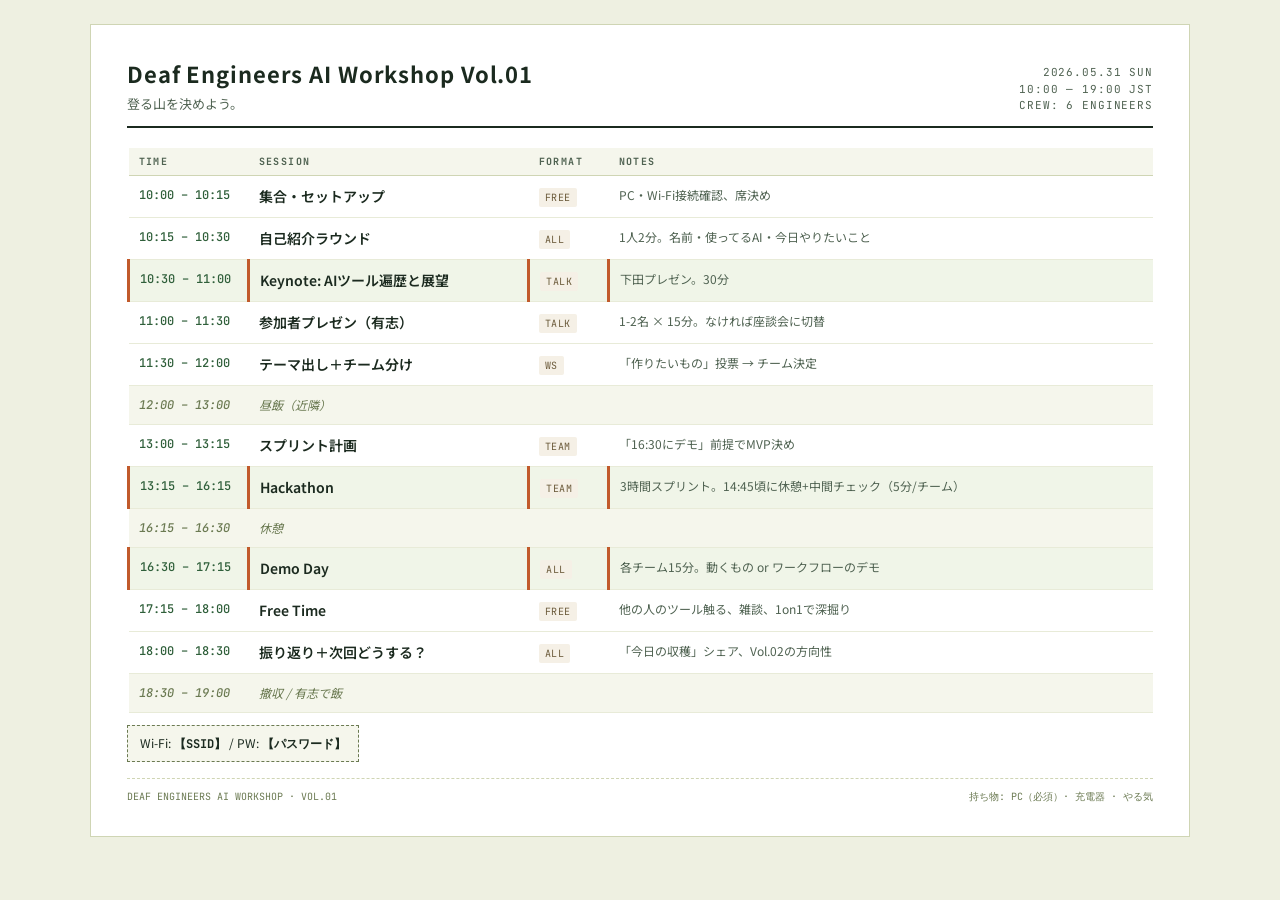
<file: materials/A3_timetable.html>
<!DOCTYPE html>
<html lang="ja">
<head>
<meta charset="utf-8"/>
<meta name="viewport" content="width=device-width, initial-scale=1"/>
<title>AI勉強会 タイムテーブル — 2026.05.31</title>
<style>
  @import url('https://fonts.googleapis.com/css2?family=Noto+Sans+JP:wght@400;600;700&family=JetBrains+Mono:wght@400;500&display=swap');

  * { box-sizing: border-box; margin: 0; padding: 0; }

  @page { size: A4 landscape; margin: 12mm; }
  @media print {
    body { -webkit-print-color-adjust: exact; print-color-adjust: exact; }
  }

  body {
    font-family: "Noto Sans JP", sans-serif;
    color: #1b2a1f;
    background: #eef0e1;
    padding: 24px;
    line-height: 1.5;
  }

  .page {
    max-width: 1100px;
    margin: 0 auto;
    background: #fff;
    border: 1px solid #cfd5b4;
    padding: 32px 36px;
  }

  .header {
    display: flex;
    justify-content: space-between;
    align-items: flex-end;
    border-bottom: 2px solid #1b2a1f;
    padding-bottom: 12px;
    margin-bottom: 20px;
  }

  .header h1 {
    font-size: 22px;
    font-weight: 700;
    letter-spacing: 0.04em;
  }

  .header .meta {
    font-family: "JetBrains Mono", monospace;
    font-size: 11px;
    color: #4f6251;
    text-align: right;
    letter-spacing: 0.08em;
  }

  table {
    width: 100%;
    border-collapse: collapse;
    font-size: 13px;
  }

  th {
    font-family: "JetBrains Mono", monospace;
    font-size: 10px;
    letter-spacing: 0.14em;
    text-transform: uppercase;
    color: #4f6251;
    text-align: left;
    padding: 6px 10px;
    border-bottom: 1px solid #cfd5b4;
    background: #f5f6ec;
  }

  td {
    padding: 10px 10px;
    border-bottom: 1px solid #e8ebd8;
    vertical-align: top;
  }

  tr.break td {
    background: #f5f6ec;
    color: #6b7a52;
    font-style: italic;
    font-size: 12px;
  }

  tr.highlight td {
    background: #f0f5e8;
    border-left: 3px solid #c15a2b;
  }

  .time {
    font-family: "JetBrains Mono", monospace;
    font-size: 12px;
    font-weight: 500;
    white-space: nowrap;
    color: #2f5f3a;
  }

  .title {
    font-weight: 600;
    font-size: 14px;
  }

  .format {
    font-family: "JetBrains Mono", monospace;
    font-size: 10px;
    letter-spacing: 0.06em;
    color: #6b5a3a;
    background: #f5f0e6;
    padding: 2px 6px;
    border-radius: 2px;
    display: inline-block;
  }

  .notes {
    font-size: 12px;
    color: #4f6251;
  }

  /* Mobile responsive */
  @media (max-width: 600px) {
    .page { padding: 16px; }
    .header { flex-direction: column; gap: 8px; }
    .header .meta { text-align: left; }
    table, thead, tbody, th, td, tr { display: block; }
    thead { display: none; }
    tr { margin-bottom: 12px; border: 1px solid #e8ebd8; padding: 10px 12px; }
    tr.break { padding: 8px 12px; }
    td { padding: 2px 0; border: none; }
    td.time { font-size: 14px; font-weight: 600; margin-bottom: 4px; }
    td:nth-child(3) { display: inline; }
    td:nth-child(4) { margin-top: 4px; }
    .wifi-box { display: block; font-size: 11px; }
    .footer { flex-direction: column; gap: 6px; }
  }

  .footer {
    margin-top: 16px;
    padding-top: 10px;
    border-top: 1px dashed #cfd5b4;
    font-family: "JetBrains Mono", monospace;
    font-size: 10px;
    color: #6b7a52;
    display: flex;
    justify-content: space-between;
  }

  .wifi-box {
    margin-top: 12px;
    padding: 8px 12px;
    background: #f5f6ec;
    border: 1px dashed #6b7a52;
    font-size: 12px;
    display: inline-block;
  }
  .wifi-box b { font-family: "JetBrains Mono", monospace; }
</style>
</head>
<body>
<div class="page">
  <div class="header">
    <div>
      <h1>Deaf Engineers AI Workshop Vol.01</h1>
      <div style="font-size:13px;color:#4f6251;margin-top:4px;">登る山を決めよう。</div>
    </div>
    <div class="meta">
      2026.05.31 SUN<br/>
      10:00 — 19:00 JST<br/>
      CREW: 6 ENGINEERS
    </div>
  </div>

  <table>
    <thead>
      <tr>
        <th style="width:120px;">Time</th>
        <th style="width:280px;">Session</th>
        <th style="width:80px;">Format</th>
        <th>Notes</th>
      </tr>
    </thead>
    <tbody>
      <tr>
        <td class="time">10:00 – 10:15</td>
        <td class="title">集合・セットアップ</td>
        <td><span class="format">FREE</span></td>
        <td class="notes">PC・Wi-Fi接続確認、席決め</td>
      </tr>
      <tr>
        <td class="time">10:15 – 10:30</td>
        <td class="title">自己紹介ラウンド</td>
        <td><span class="format">ALL</span></td>
        <td class="notes">1人2分。名前・使ってるAI・今日やりたいこと</td>
      </tr>
      <tr class="highlight">
        <td class="time">10:30 – 11:00</td>
        <td class="title">Keynote: AIツール遍歴と展望</td>
        <td><span class="format">TALK</span></td>
        <td class="notes">下田プレゼン。30分</td>
      </tr>
      <tr>
        <td class="time">11:00 – 11:30</td>
        <td class="title">参加者プレゼン（有志）</td>
        <td><span class="format">TALK</span></td>
        <td class="notes">1-2名 × 15分。なければ座談会に切替</td>
      </tr>
      <tr>
        <td class="time">11:30 – 12:00</td>
        <td class="title">テーマ出し＋チーム分け</td>
        <td><span class="format">WS</span></td>
        <td class="notes">「作りたいもの」投票 → チーム決定</td>
      </tr>
      <tr class="break">
        <td class="time">12:00 – 13:00</td>
        <td>昼飯（近隣）</td>
        <td></td>
        <td></td>
      </tr>
      <tr>
        <td class="time">13:00 – 13:15</td>
        <td class="title">スプリント計画</td>
        <td><span class="format">TEAM</span></td>
        <td class="notes">「16:30にデモ」前提でMVP決め</td>
      </tr>
      <tr class="highlight">
        <td class="time">13:15 – 16:15</td>
        <td class="title">Hackathon</td>
        <td><span class="format">TEAM</span></td>
        <td class="notes">3時間スプリント。14:45頃に休憩+中間チェック（5分/チーム）</td>
      </tr>
      <tr class="break">
        <td class="time">16:15 – 16:30</td>
        <td>休憩</td>
        <td></td>
        <td></td>
      </tr>
      <tr class="highlight">
        <td class="time">16:30 – 17:15</td>
        <td class="title">Demo Day</td>
        <td><span class="format">ALL</span></td>
        <td class="notes">各チーム15分。動くもの or ワークフローのデモ</td>
      </tr>
      <tr>
        <td class="time">17:15 – 18:00</td>
        <td class="title">Free Time</td>
        <td><span class="format">FREE</span></td>
        <td class="notes">他の人のツール触る、雑談、1on1で深掘り</td>
      </tr>
      <tr>
        <td class="time">18:00 – 18:30</td>
        <td class="title">振り返り＋次回どうする？</td>
        <td><span class="format">ALL</span></td>
        <td class="notes">「今日の収穫」シェア、Vol.02の方向性</td>
      </tr>
      <tr class="break">
        <td class="time">18:30 – 19:00</td>
        <td>撤収 / 有志で飯</td>
        <td></td>
        <td></td>
      </tr>
    </tbody>
  </table>

  <div class="wifi-box">
    Wi-Fi: <b>【SSID】</b> / PW: <b>【パスワード】</b>
  </div>

  <div class="footer">
    <span>DEAF ENGINEERS AI WORKSHOP · VOL.01</span>
    <span>持ち物: PC（必須）· 充電器 · やる気</span>
  </div>
</div>
</body>
</html>
</file>
<file: assets/styles.css>
/* ==========================================================================
   AI勉強会 事前フォーム — 登る山を決めよう
   Visual language: topographic map + alpine sunrise
   ========================================================================== */

:root {
  /* Ink & paper — shifted to warm forest-floor tones */
  --ink: #1b2a1f;               /* deep moss, not pure black */
  --ink-2: #2a3a2c;
  --ink-soft: #4f6251;
  --paper: #eef0e1;             /* birch / lichen paper */
  --paper-2: #e3e6cf;
  --paper-3: #cfd5b4;
  --line: #6b7a52;
  --line-soft: rgba(107, 122, 82, 0.28);

  /* Botanical / forest palette */
  --moss: #2f5f3a;              /* core moss green */
  --moss-deep: #1f4128;
  --moss-light: #6a8f52;
  --fern: #87a660;
  --lichen: #b8c58a;
  --bark: #6b5a3a;
  --clay: #9c7a52;

  /* Sky (dawn behind the mountain) — softened */
  --sky-top: #dcd69b;           /* pale dawn */
  --sky-mid: #c9b57a;           /* warm haze */
  --sky-low: #a6926b;           /* sun-through-trees */
  --sky-horizon: #6a7353;
  --peak-far: #8c9e7a;          /* distant forest ridge */
  --peak-mid: #4f6a48;          /* mid forest */
  --peak-near: #2a3a2c;         /* near forest */
  --snow: #f4f2e0;

  /* Accents */
  --route: #c15a2b;             /* orange-earth climbing route */
  --route-soft: #e0a57a;
  --flag: #c15a2b;
  --marker: #1b2a1f;

  /* Type */
  --font-serif: "Zen Old Mincho", "Noto Serif JP", serif;
  --font-sans: "Noto Sans JP", -apple-system, system-ui, sans-serif;
  --font-mono: "JetBrains Mono", ui-monospace, "SF Mono", Menlo, monospace;

  /* Rhythm */
  --step: 8px;
  --r-sm: 2px;
  --r-md: 6px;
  --r-lg: 12px;

  /* Motion */
  --ease: cubic-bezier(0.2, 0.7, 0.2, 1);
  --ease-out: cubic-bezier(0.16, 1, 0.3, 1);
}

/* Theme: time-of-day tweaks — tuned for forest palette */
[data-time="noon"] {
  --sky-top: #b8d09a;
  --sky-mid: #d4dfaf;
  --sky-low: #e8ecd0;
  --sky-horizon: #6a7a53;
}
[data-time="dusk"] {
  --sky-top: #d88a5a;
  --sky-mid: #a86a4a;
  --sky-low: #5a5a3a;
  --sky-horizon: #2a3a22;
}
[data-time="night"] {
  --sky-top: #1a2a1f;
  --sky-mid: #223028;
  --sky-low: #2a3a2a;
  --sky-horizon: #0a120a;
  --snow: #d4dcc0;
  --peak-far: #425244;
  --peak-mid: #2a3a2c;
  --peak-near: #12201a;
}

/* ---------- Reset-ish ---------- */
*, *::before, *::after { box-sizing: border-box; }
html { scroll-behavior: smooth; }
@media (prefers-reduced-motion: reduce) {
  html { scroll-behavior: auto; }
  *, *::before, *::after { animation-duration: 0.01ms !important; transition-duration: 0.01ms !important; }
}

body {
  margin: 0;
  font-family: var(--font-sans);
  color: var(--ink);
  background: var(--paper);
  background-image:
    radial-gradient(ellipse at 15% 20%, rgba(47, 95, 58, 0.07) 0, transparent 45%),
    radial-gradient(ellipse at 85% 75%, rgba(107, 122, 82, 0.08) 0, transparent 45%),
    radial-gradient(circle at 50% 100%, rgba(31, 65, 40, 0.05) 0, transparent 55%);
  line-height: 1.7;
  -webkit-font-smoothing: antialiased;
  font-feature-settings: "palt";
}

/* Paper grain + botanical subtle overlay */
body::before {
  content: "";
  position: fixed;
  inset: 0;
  pointer-events: none;
  background-image: url("data:image/svg+xml;utf8,<svg xmlns='http://www.w3.org/2000/svg' width='240' height='240'><filter id='n'><feTurbulence baseFrequency='0.9' numOctaves='2' seed='5'/><feColorMatrix values='0 0 0 0 0.22  0 0 0 0 0.32  0 0 0 0 0.18  0 0 0 0.07 0'/></filter><rect width='100%' height='100%' filter='url(%23n)'/></svg>");
  opacity: 0.55;
  mix-blend-mode: multiply;
  z-index: 100;
}

/* ---------- Layout shell ---------- */
.shell {
  display: grid;
  grid-template-columns: 320px 1fr;
  min-height: 100vh;
}

@media (max-width: 920px) {
  .shell { grid-template-columns: 1fr; }
}

/* ==========================================================================
   LEFT — Route map (fixed)
   ========================================================================== */
.map-rail {
  position: sticky;
  top: 0;
  height: 100vh;
  border-right: 1px solid var(--line-soft);
  background: var(--paper-2);
  background-image:
    /* faint topographic lines */
    radial-gradient(ellipse 60% 40% at 50% 80%, transparent 55%, rgba(138, 122, 92, 0.12) 56%, transparent 57%),
    radial-gradient(ellipse 50% 34% at 50% 80%, transparent 55%, rgba(138, 122, 92, 0.12) 56%, transparent 57%),
    radial-gradient(ellipse 40% 28% at 50% 80%, transparent 55%, rgba(138, 122, 92, 0.12) 56%, transparent 57%),
    radial-gradient(ellipse 30% 22% at 50% 80%, transparent 55%, rgba(138, 122, 92, 0.12) 56%, transparent 57%),
    radial-gradient(ellipse 20% 16% at 50% 80%, transparent 55%, rgba(138, 122, 92, 0.14) 56%, transparent 57%),
    radial-gradient(ellipse 12% 10% at 50% 80%, transparent 55%, rgba(138, 122, 92, 0.16) 56%, transparent 57%);
  overflow: hidden;
  display: flex;
  flex-direction: column;
}

@media (max-width: 920px) {
  .map-rail {
    position: sticky;
    top: 0;
    height: auto;
    grid-row: 1;
    border-right: none;
    border-bottom: 1px solid var(--line-soft);
    z-index: 30;
  }
  .map-rail .map-svg,
  .map-rail .map-legend { display: none; }
  .map-rail .map-head { padding: 12px 18px; }
  .map-rail .map-progress { display: block; }
}

.map-head {
  padding: 22px 22px 10px;
  font-family: var(--font-mono);
  font-size: 11px;
  letter-spacing: 0.18em;
  text-transform: uppercase;
  color: var(--ink-soft);
  display: flex;
  justify-content: space-between;
  align-items: baseline;
  gap: 12px;
}
.map-head .coord {
  font-size: 9.5px;
  opacity: 0.7;
}
.map-head .nib {
  display: inline-block;
  width: 7px;
  height: 7px;
  background: var(--route);
  border-radius: 50%;
  margin-right: 6px;
  vertical-align: middle;
  box-shadow: 0 0 0 2px rgba(214, 69, 69, 0.22);
}

.map-svg {
  flex: 1;
  width: 100%;
  display: block;
  padding: 10px 18px 18px;
}

/* Mobile mini progress */
.map-progress {
  display: none;
  padding: 10px 18px 14px;
  font-family: var(--font-mono);
  font-size: 11px;
  color: var(--ink-soft);
}
.map-progress .bar {
  margin-top: 6px;
  height: 3px;
  background: var(--paper-3);
  border-radius: 2px;
  overflow: hidden;
}
.map-progress .bar > span {
  display: block;
  height: 100%;
  width: 0;
  background: var(--route);
  transition: width 0.8s var(--ease);
}

.map-legend {
  padding: 10px 22px 18px;
  font-family: var(--font-mono);
  font-size: 10.5px;
  color: var(--ink-soft);
  border-top: 1px dashed var(--line-soft);
  display: grid;
  grid-template-columns: 1fr 1fr;
  gap: 4px 12px;
}
.map-legend .kv { display: flex; justify-content: space-between; }
.map-legend .kv b { color: var(--ink); font-weight: 600; letter-spacing: 0.04em; }

/* SVG route styling */
.route-path {
  fill: none;
  stroke: var(--route);
  stroke-width: 2;
  stroke-linecap: round;
  stroke-linejoin: round;
  stroke-dasharray: 5 4;
  opacity: 0.55;
}
.route-path.done {
  stroke: var(--route);
  stroke-dasharray: none;
  opacity: 1;
}
.route-trace {
  fill: none;
  stroke: var(--route);
  stroke-width: 2.5;
  stroke-linecap: round;
  stroke-dasharray: var(--len, 1000);
  stroke-dashoffset: var(--off, 1000);
  transition: stroke-dashoffset 1.1s var(--ease-out);
  filter: drop-shadow(0 1px 0 rgba(214,69,69,0.2));
}
.station {
  cursor: pointer;
  transition: transform 0.3s var(--ease);
}
.station circle.outer {
  fill: var(--paper-2);
  stroke: var(--line);
  stroke-width: 1.2;
  transition: all 0.4s var(--ease);
}
.station circle.inner {
  fill: var(--paper-3);
  transition: all 0.4s var(--ease);
}
.station text {
  font-family: var(--font-mono);
  font-size: 9px;
  fill: var(--ink-soft);
  letter-spacing: 0.1em;
}
.station text.label {
  font-family: var(--font-sans);
  font-size: 10px;
  fill: var(--ink);
  font-weight: 500;
  letter-spacing: 0.02em;
}
.station.reached circle.outer {
  fill: var(--route);
  stroke: var(--route);
}
.station.reached circle.inner {
  fill: var(--snow);
}
.station.reached text { fill: var(--ink); }
.station.active circle.outer {
  fill: var(--ink);
  stroke: var(--ink);
  r: 9;
}
.station.active circle.inner {
  fill: var(--route);
  r: 3.5;
}
.station.active text.label { font-weight: 700; }

.climber {
  transition: transform 1.1s var(--ease-out);
}
.climber .body { fill: var(--ink); }
.climber .pack { fill: var(--route); }

.summit-flag {
  transform-origin: center bottom;
  opacity: 0;
  transform: translateY(8px) scale(0.9);
  transition: all 0.6s var(--ease-out);
}
.summit-flag.up {
  opacity: 1;
  transform: translateY(0) scale(1);
}
.summit-flag .pole { stroke: var(--ink); stroke-width: 1.5; }
.summit-flag .cloth { fill: var(--flag); }

/* ==========================================================================
   RIGHT — Main column
   ========================================================================== */
.main-col {
  min-width: 0;
}

/* ---- Hero ---- */
.hero {
  position: relative;
  min-height: 520px;
  padding: 40px clamp(24px, 6vw, 72px) 80px;
  overflow: hidden;
  border-bottom: 1px solid var(--line-soft);
  color: var(--ink);
  isolation: isolate;
}
.hero .sky {
  position: absolute;
  inset: 0;
  background:
    linear-gradient(180deg, var(--sky-top) 0%, var(--sky-mid) 45%, var(--sky-low) 78%, var(--sky-horizon) 100%);
  z-index: -2;
  transition: background 1.2s var(--ease);
}
.hero .sun {
  position: absolute;
  top: 18%;
  right: 14%;
  width: 140px;
  height: 140px;
  border-radius: 50%;
  background: radial-gradient(circle, #fff4d8 0%, rgba(255, 244, 216, 0.85) 45%, rgba(255, 244, 216, 0) 75%);
  z-index: -2;
  filter: blur(2px);
  animation: sun-breathe 9s ease-in-out infinite;
}
[data-time="night"] .hero .sun {
  background: radial-gradient(circle, #e8edff 0%, rgba(232, 237, 255, 0.55) 45%, rgba(232, 237, 255, 0) 75%);
  width: 70px;
  height: 70px;
  top: 14%;
}
@keyframes sun-breathe {
  0%, 100% { transform: scale(1); opacity: 0.9; }
  50% { transform: scale(1.06); opacity: 1; }
}

/* Mountain silhouettes */
.hero .peaks {
  position: absolute;
  inset: 0;
  z-index: -1;
  pointer-events: none;
}
.hero .peaks svg {
  position: absolute;
  left: -2%;
  right: -2%;
  bottom: -1px;
  width: 104%;
  height: auto;
}

.topbar {
  display: flex;
  justify-content: space-between;
  align-items: center;
  font-family: var(--font-mono);
  font-size: 11px;
  letter-spacing: 0.2em;
  text-transform: uppercase;
  color: var(--ink);
  mix-blend-mode: multiply;
  padding-bottom: 24px;
}
.topbar .brand { display: flex; align-items: center; gap: 10px; }
.topbar .brand-mark {
  width: 20px; height: 20px;
}
.topbar .date-block { text-align: right; }
.topbar .date-block small { display: block; opacity: 0.65; font-size: 9.5px; letter-spacing: 0.2em; margin-top: 2px;}

.hero-copy {
  max-width: 640px;
  padding-top: 48px;
  position: relative;
}
.hero-copy .kicker {
  font-family: var(--font-mono);
  font-size: 12px;
  letter-spacing: 0.28em;
  text-transform: uppercase;
  color: var(--ink);
  margin: 0 0 18px;
  display: inline-flex;
  align-items: center;
  gap: 10px;
}
.hero-copy .kicker::before {
  content: "";
  display: block;
  width: 28px;
  height: 1px;
  background: var(--ink);
}

.hero-copy h1 {
  font-family: var(--font-serif);
  font-weight: 500;
  font-size: clamp(48px, 7vw, 88px);
  line-height: 1.05;
  letter-spacing: 0.02em;
  margin: 0 0 22px;
  color: var(--ink);
  text-shadow: 0 1px 0 rgba(255, 244, 220, 0.3);
}
.hero-copy h1 .r {
  display: inline-block;
  padding: 0 6px;
  background: var(--ink);
  color: var(--snow);
  transform: rotate(-2deg);
  font-size: 0.9em;
  margin: 0 4px;
}

.hero-copy .lede {
  font-size: 17px;
  max-width: 560px;
  margin: 0 0 36px;
  color: var(--ink);
  line-height: 1.85;
}

.hero-meta {
  display: flex;
  flex-wrap: wrap;
  gap: 24px 36px;
  font-family: var(--font-mono);
  font-size: 11.5px;
  letter-spacing: 0.12em;
  color: var(--ink);
  margin-bottom: 36px;
}
.hero-meta .hm-item {
  display: flex;
  flex-direction: column;
  gap: 2px;
}
.hero-meta .hm-label { opacity: 0.7; font-size: 10px; letter-spacing: 0.22em; text-transform: uppercase; }
.hero-meta .hm-value { font-size: 14px; letter-spacing: 0.04em; }

.hero-action {
  display: inline-flex;
  align-items: center;
  gap: 16px;
  background: var(--ink);
  color: var(--snow);
  text-decoration: none;
  padding: 16px 28px 16px 24px;
  font-family: var(--font-sans);
  font-size: 14px;
  font-weight: 600;
  letter-spacing: 0.06em;
  border: 1px solid var(--ink);
  position: relative;
  transition: all 0.25s var(--ease);
}
.hero-action:hover {
  background: var(--route);
  border-color: var(--route);
  transform: translateY(-1px);
}
.hero-action .arrow {
  width: 30px;
  height: 1px;
  background: currentColor;
  position: relative;
  transition: transform 0.25s var(--ease);
}
.hero-action .arrow::after {
  content: "";
  position: absolute;
  right: 0; top: -3px;
  width: 7px; height: 7px;
  border-right: 1px solid currentColor;
  border-bottom: 1px solid currentColor;
  transform: rotate(-45deg);
}
.hero-action:hover .arrow { transform: translateX(4px); }

/* ==========================================================================
   Intro band
   ========================================================================== */
.intro {
  padding: 96px clamp(24px, 6vw, 72px);
  background: var(--paper);
  border-bottom: 1px solid var(--line-soft);
  position: relative;
}
.intro::before {
  content: "";
  position: absolute;
  inset: 0;
  background-image:
    repeating-linear-gradient(0deg, transparent 0, transparent 39px, rgba(138, 122, 92, 0.06) 39px, rgba(138, 122, 92, 0.06) 40px);
  pointer-events: none;
}
.intro-inner {
  max-width: 720px;
  position: relative;
}
.section-label {
  font-family: var(--font-mono);
  font-size: 11px;
  letter-spacing: 0.24em;
  text-transform: uppercase;
  color: var(--route);
  margin: 0 0 14px;
  display: flex;
  align-items: center;
  gap: 10px;
}
.section-label::before {
  content: "";
  width: 24px;
  height: 1px;
  background: var(--route);
}
.intro h2 {
  font-family: var(--font-serif);
  font-size: clamp(30px, 3.5vw, 44px);
  font-weight: 500;
  line-height: 1.3;
  margin: 0 0 22px;
  letter-spacing: 0.02em;
}
.intro p {
  font-size: 16px;
  line-height: 1.95;
  color: var(--ink-2);
  margin: 0 0 14px;
}

.intro-stats {
  margin-top: 48px;
  padding-top: 28px;
  border-top: 1px solid var(--line-soft);
  display: grid;
  grid-template-columns: repeat(auto-fit, minmax(140px, 1fr));
  gap: 20px 40px;
}
.intro-stats .stat .n {
  font-family: var(--font-serif);
  font-size: 32px;
  color: var(--ink);
  display: block;
  line-height: 1.1;
}
.intro-stats .stat .n small { font-size: 16px; opacity: 0.7; margin-left: 2px; font-family: var(--font-mono);}
.intro-stats .stat .l {
  font-family: var(--font-mono);
  font-size: 10.5px;
  letter-spacing: 0.18em;
  text-transform: uppercase;
  color: var(--ink-soft);
  margin-top: 4px;
}

/* ==========================================================================
   Form flow
   ========================================================================== */
.form-flow {
  background: var(--paper);
}

.form-step {
  padding: 88px clamp(24px, 6vw, 72px);
  border-bottom: 1px solid var(--line-soft);
  position: relative;
  scroll-margin-top: 16px;
}
.form-step:nth-of-type(even) {
  background: var(--paper-2);
}

.form-step .step-head {
  display: grid;
  grid-template-columns: auto 1fr auto;
  gap: 28px;
  align-items: start;
  margin-bottom: 48px;
  padding-bottom: 24px;
  border-bottom: 1px dashed var(--line-soft);
}

.step-number {
  font-family: var(--font-mono);
  font-size: 56px;
  font-weight: 300;
  line-height: 0.9;
  color: var(--ink);
  letter-spacing: -0.02em;
}
.step-number::after {
  content: "";
  display: block;
  width: 44px;
  height: 2px;
  background: var(--route);
  margin-top: 10px;
}

.step-title h2 {
  font-family: var(--font-serif);
  font-size: clamp(26px, 3vw, 36px);
  font-weight: 500;
  letter-spacing: 0.02em;
  margin: 0 0 12px;
  line-height: 1.3;
}
.step-title p {
  color: var(--ink-soft);
  font-size: 14.5px;
  margin: 0;
  max-width: 54ch;
}

.step-altitude {
  text-align: right;
  font-family: var(--font-mono);
  font-size: 10.5px;
  color: var(--ink-soft);
  letter-spacing: 0.12em;
  padding-top: 8px;
  white-space: nowrap;
}
.step-altitude b {
  display: block;
  font-size: 22px;
  font-weight: 400;
  color: var(--ink);
  letter-spacing: 0.02em;
  line-height: 1;
  margin-bottom: 6px;
}
.step-altitude .alt-band {
  display: block;
  font-size: 9.5px;
  letter-spacing: 0.22em;
  opacity: 0.7;
  margin-top: 4px;
  text-transform: uppercase;
}

.fields {
  display: grid;
  gap: 28px;
  max-width: 760px;
}

/* Field primitive */
.field {
  display: flex;
  flex-direction: column;
  gap: 8px;
}
.field > .label {
  font-family: var(--font-sans);
  font-size: 13px;
  font-weight: 600;
  color: var(--ink);
  letter-spacing: 0.04em;
  display: flex;
  align-items: center;
  gap: 10px;
}
.field > .label .req {
  font-family: var(--font-mono);
  font-size: 9px;
  letter-spacing: 0.14em;
  color: var(--route);
  border: 1px solid var(--route);
  padding: 1px 5px;
  border-radius: 2px;
  font-weight: 400;
}
.field > .label .opt {
  font-family: var(--font-mono);
  font-size: 9px;
  letter-spacing: 0.14em;
  color: var(--ink-soft);
  padding: 1px 5px;
  font-weight: 400;
  text-transform: uppercase;
}
.field > .hint {
  font-size: 12.5px;
  color: var(--ink-soft);
  line-height: 1.6;
}

/* Inputs */
input[type="text"],
input[type="email"],
textarea,
select {
  width: 100%;
  background: transparent;
  border: none;
  border-bottom: 1.5px solid var(--line);
  padding: 10px 2px 10px;
  font-family: var(--font-sans);
  font-size: 16px;
  color: var(--ink);
  line-height: 1.6;
  border-radius: 0;
  transition: border-color 0.2s var(--ease), background 0.2s var(--ease);
}
textarea {
  resize: vertical;
  min-height: 96px;
  padding: 12px 14px;
  background: rgba(255, 255, 255, 0.4);
  border: 1px solid var(--line-soft);
  border-left: 3px solid var(--line);
}
select {
  appearance: none;
  background-image:
    linear-gradient(45deg, transparent 50%, var(--ink) 50%),
    linear-gradient(135deg, var(--ink) 50%, transparent 50%);
  background-position:
    calc(100% - 14px) 50%,
    calc(100% - 9px) 50%;
  background-size: 5px 5px;
  background-repeat: no-repeat;
  padding-right: 32px;
  cursor: pointer;
}
input::placeholder,
textarea::placeholder {
  color: rgba(74, 81, 104, 0.42);
  font-style: italic;
}
input:focus,
textarea:focus,
select:focus {
  outline: none;
  border-color: var(--route);
  background: rgba(255, 244, 220, 0.3);
}
textarea:focus { border-left-color: var(--route); background: rgba(255, 255, 255, 0.7);}

/* Validation error */
.field.has-error input,
.field.has-error textarea,
.field.has-error select {
  border-color: var(--route);
  background: rgba(214, 69, 69, 0.05);
}
.field.has-error textarea { border-left-color: var(--route); }
.field .error-msg {
  font-family: var(--font-mono);
  font-size: 11px;
  color: var(--route);
  letter-spacing: 0.04em;
  margin-top: 4px;
  display: none;
}
.field.has-error .error-msg { display: block; }

/* char count */
.field .counter {
  font-family: var(--font-mono);
  font-size: 10.5px;
  color: var(--ink-soft);
  letter-spacing: 0.1em;
  text-align: right;
  margin-top: 4px;
}
.field .counter.near { color: var(--route); }

/* Field tools row — prompt button + counter */
.field-tools {
  display: flex;
  align-items: center;
  justify-content: space-between;
  gap: 12px;
  margin-top: 10px;
  flex-wrap: wrap;
}
.field-tools .counter { margin-top: 0; }

.prompt-btn {
  font-family: var(--font-sans);
  background: transparent;
  border: 1px dashed var(--line);
  color: var(--ink);
  padding: 9px 14px 9px 12px;
  cursor: pointer;
  display: inline-flex;
  align-items: center;
  gap: 10px;
  font-size: 12.5px;
  letter-spacing: 0.02em;
  transition: all 0.2s var(--ease);
  text-align: left;
  line-height: 1.3;
}
.prompt-btn:hover {
  border-style: solid;
  border-color: var(--route);
  color: var(--route);
  background: rgba(214, 69, 69, 0.04);
}
.prompt-btn:active { transform: translateY(1px); }
.prompt-btn .pb-icon {
  font-size: 14px;
  color: var(--route);
  line-height: 1;
}
.prompt-btn .pb-label {
  font-weight: 600;
  font-size: 12px;
  letter-spacing: 0.04em;
}
.prompt-btn .pb-hint {
  font-family: var(--font-mono);
  font-size: 10px;
  color: var(--ink-soft);
  letter-spacing: 0.1em;
  text-transform: uppercase;
  padding-left: 10px;
  border-left: 1px solid var(--line-soft);
  margin-left: 2px;
}
.prompt-btn.copied {
  border-style: solid;
  border-color: var(--route);
  background: var(--route);
  color: var(--snow);
}
.prompt-btn.copied .pb-icon,
.prompt-btn.copied .pb-hint { color: var(--snow); border-left-color: rgba(255,255,255,0.3); }

/* Radio / Checkbox groups */
fieldset {
  border: none;
  padding: 0;
  margin: 0;
  display: flex;
  flex-direction: column;
  gap: 10px;
}
fieldset > legend {
  font-family: var(--font-sans);
  font-size: 13px;
  font-weight: 600;
  color: var(--ink);
  letter-spacing: 0.04em;
  padding: 0 0 6px;
  display: flex;
  align-items: center;
  gap: 10px;
}
fieldset > legend .req {
  font-family: var(--font-mono);
  font-size: 9px;
  letter-spacing: 0.14em;
  color: var(--route);
  border: 1px solid var(--route);
  padding: 1px 5px;
  border-radius: 2px;
  font-weight: 400;
}

.option-grid,
.check-grid {
  display: grid;
  grid-template-columns: repeat(auto-fill, minmax(140px, 1fr));
  gap: 10px;
}

.opt {
  position: relative;
  display: flex;
  align-items: center;
  gap: 10px;
  padding: 14px 16px;
  border: 1px solid var(--line-soft);
  background: rgba(255, 255, 255, 0.4);
  cursor: pointer;
  font-size: 14px;
  line-height: 1.3;
  transition: all 0.2s var(--ease);
  user-select: none;
}
.opt:hover {
  border-color: var(--ink);
  background: rgba(255, 244, 220, 0.5);
}
.opt input {
  position: absolute;
  opacity: 0;
  pointer-events: none;
}
.opt .box {
  width: 16px;
  height: 16px;
  border: 1.5px solid var(--line);
  display: grid;
  place-items: center;
  flex-shrink: 0;
  background: var(--paper);
  transition: all 0.2s var(--ease);
}
.opt.radio .box { border-radius: 50%; }
.opt .box::after {
  content: "";
  width: 8px;
  height: 8px;
  background: var(--route);
  transform: scale(0);
  transition: transform 0.2s var(--ease);
}
.opt.radio .box::after { border-radius: 50%; }
.opt.check .box::after {
  width: 10px;
  height: 10px;
  background: transparent;
  border: 0;
  clip-path: polygon(14% 44%, 0 65%, 50% 100%, 100% 16%, 80% 0, 43% 62%);
  background-color: var(--route);
}
.opt input:checked + .box { border-color: var(--route); background: var(--paper); }
.opt input:checked + .box::after { transform: scale(1); }
.opt:has(input:checked) {
  border-color: var(--route);
  background: rgba(214, 69, 69, 0.06);
  box-shadow: inset 0 0 0 1px var(--route);
}
.opt input:focus-visible + .box {
  outline: 2px solid var(--ink);
  outline-offset: 2px;
}

/* Confirm single-check */
.confirm {
  display: flex;
  align-items: center;
  gap: 12px;
  padding: 16px 18px;
  background: rgba(255, 255, 255, 0.5);
  border: 1px dashed var(--line);
  font-size: 14px;
  cursor: pointer;
}
.confirm:has(input:checked) {
  border-style: solid;
  border-color: var(--route);
  background: rgba(214, 69, 69, 0.06);
}
.confirm input { accent-color: var(--route); width: 18px; height: 18px;}

/* Per-step nav */
.step-nav {
  display: flex;
  justify-content: space-between;
  align-items: center;
  margin-top: 40px;
  padding-top: 24px;
  border-top: 1px dashed var(--line-soft);
  font-family: var(--font-mono);
  font-size: 12px;
  letter-spacing: 0.1em;
}
.step-nav .prev,
.step-nav .next {
  background: none;
  border: none;
  color: var(--ink);
  cursor: pointer;
  font: inherit;
  letter-spacing: 0.1em;
  padding: 8px 12px;
  display: inline-flex;
  align-items: center;
  gap: 10px;
  transition: color 0.2s var(--ease), transform 0.2s var(--ease);
}
.step-nav .prev:hover { color: var(--route); transform: translateX(-2px); }
.step-nav .next:hover { color: var(--route); transform: translateX(2px); }
.step-nav .next { margin-left: auto; }
.step-nav .prev::before { content: "←"; font-size: 14px; }
.step-nav .next::after { content: "→"; font-size: 14px; }
.step-nav .prev:disabled { opacity: 0.3; cursor: default; }

/* Save indicator */
.save-chip {
  position: fixed;
  bottom: 24px;
  right: 24px;
  background: var(--ink);
  color: var(--snow);
  padding: 10px 16px;
  font-family: var(--font-mono);
  font-size: 11px;
  letter-spacing: 0.12em;
  border-radius: 2px;
  box-shadow: 0 8px 24px rgba(0,0,0,0.2);
  opacity: 0;
  transform: translateY(12px);
  pointer-events: none;
  transition: all 0.3s var(--ease);
  z-index: 40;
  display: flex;
  align-items: center;
  gap: 8px;
}
.save-chip.show {
  opacity: 1;
  transform: translateY(0);
}
.save-chip .dot {
  width: 7px; height: 7px; border-radius: 50%;
  background: var(--route-soft);
  animation: pulse 1.6s ease-in-out infinite;
}
@keyframes pulse {
  0%, 100% { transform: scale(1); opacity: 0.7; }
  50% { transform: scale(1.3); opacity: 1; }
}

/* ==========================================================================
   Submit / Summit
   ========================================================================== */
.summit-band {
  padding: 120px clamp(24px, 6vw, 72px) 160px;
  background:
    linear-gradient(180deg, var(--paper-2) 0%, var(--paper) 100%);
  position: relative;
  overflow: hidden;
}
.summit-band::before {
  content: "";
  position: absolute;
  inset: 0;
  background:
    radial-gradient(ellipse 120% 60% at 50% 100%, rgba(138, 122, 92, 0.08), transparent 70%);
  pointer-events: none;
}

.summit-inner {
  position: relative;
  max-width: 760px;
}
.summit-inner h2 {
  font-family: var(--font-serif);
  font-size: clamp(34px, 4.5vw, 56px);
  font-weight: 500;
  letter-spacing: 0.02em;
  margin: 0 0 24px;
  line-height: 1.2;
}
.summit-inner > p {
  font-size: 16px;
  color: var(--ink-2);
  line-height: 1.9;
  margin: 0 0 40px;
  max-width: 60ch;
}

.summit-actions {
  display: flex;
  flex-wrap: wrap;
  gap: 14px;
  align-items: center;
  margin-bottom: 36px;
}
.btn {
  font-family: var(--font-sans);
  font-size: 14px;
  font-weight: 600;
  letter-spacing: 0.08em;
  padding: 16px 28px;
  border: 1px solid var(--ink);
  background: var(--ink);
  color: var(--snow);
  cursor: pointer;
  transition: all 0.2s var(--ease);
  display: inline-flex;
  align-items: center;
  gap: 12px;
}
.btn:hover {
  background: var(--route);
  border-color: var(--route);
  transform: translateY(-1px);
}
.btn.secondary {
  background: transparent;
  color: var(--ink);
  border: 1px solid var(--ink);
}
.btn.secondary:hover {
  background: var(--ink);
  color: var(--snow);
  border-color: var(--ink);
}
.btn.ghost {
  background: transparent;
  color: var(--ink-soft);
  border: 1px dashed var(--line);
  font-weight: 400;
}
.btn.ghost:hover {
  color: var(--ink);
  border-color: var(--ink);
  background: transparent;
  transform: none;
}
.btn:disabled {
  opacity: 0.5;
  cursor: not-allowed;
  transform: none !important;
}

/* Required-state indicator */
.submit-state {
  font-family: var(--font-mono);
  font-size: 11px;
  color: var(--ink-soft);
  letter-spacing: 0.1em;
  padding-top: 20px;
  border-top: 1px solid var(--line-soft);
  display: flex;
  justify-content: space-between;
  flex-wrap: wrap;
  gap: 12px;
}
.submit-state .missing { color: var(--route); }

.submit-message {
  min-height: 24px;
  margin: 14px 0 0;
  font-size: 13px;
  line-height: 1.7;
  color: var(--ink-soft);
}
.submit-message[data-type="error"] {
  color: var(--route);
}
.submit-message[data-type="ok"] {
  color: var(--peak-mid);
}

/* ==========================================================================
   Success overlay — summit reached
   ========================================================================== */
.summit-overlay {
  position: fixed;
  inset: 0;
  background: rgba(26, 29, 38, 0);
  backdrop-filter: blur(0);
  display: grid;
  place-items: center;
  z-index: 60;
  opacity: 0;
  pointer-events: none;
  transition: opacity 0.5s var(--ease), backdrop-filter 0.5s var(--ease);
}
.summit-overlay.show {
  opacity: 1;
  pointer-events: auto;
  background: rgba(26, 29, 38, 0.65);
  backdrop-filter: blur(8px);
}
.summit-card {
  background: var(--paper);
  max-width: 640px;
  width: calc(100% - 40px);
  max-height: 90vh;
  overflow: auto;
  border: 1px solid var(--ink);
  box-shadow: 0 40px 80px rgba(0,0,0,0.4);
  transform: translateY(20px) scale(0.97);
  transition: transform 0.5s var(--ease-out);
  position: relative;
}
.summit-overlay.show .summit-card {
  transform: translateY(0) scale(1);
}

.summit-card .top-strip {
  height: 220px;
  background:
    linear-gradient(180deg, var(--sky-top) 0%, var(--sky-mid) 55%, var(--sky-low) 100%);
  position: relative;
  overflow: hidden;
  border-bottom: 1px solid var(--ink);
}
.summit-card .top-strip .summit-scene {
  position: absolute;
  inset: 0;
  width: 100%;
  height: 100%;
  display: block;
}

/* --- Flag-planting animation --- */
.summit-scene .sun { opacity: 0; transform-origin: 470px 60px; transform-box: view-box; }
.summit-scene .scene-climber { opacity: 0; }
.summit-scene .scene-flag .pole {
  stroke-dasharray: 62;
  stroke-dashoffset: 62;
}
.summit-scene .scene-flag .cloth-wrap {
  transform: scaleX(0);
  transform-origin: 0 center;
  transform-box: fill-box;
}
.summit-scene .scene-flag .burst {
  opacity: 0;
  transform: scale(0.2);
  transform-origin: center;
  transform-box: fill-box;
}
.summit-scene .confetti { opacity: 0; }
.summit-scene .confetti circle {
  transform-origin: center;
  transform-box: fill-box;
}
.summit-scene .snow-cap { opacity: 0; }

/* trigger on show */
.summit-overlay.show .summit-scene .sun {
  animation: sum-sun-fade 900ms 200ms cubic-bezier(.2,.7,.3,1) forwards;
}
.summit-overlay.show .summit-scene .snow-cap {
  animation: sum-fade-in 500ms 150ms ease-out forwards;
}
.summit-overlay.show .summit-scene .scene-climber {
  animation: sum-climber-arrive 900ms 250ms cubic-bezier(.42,.0,.2,1) forwards;
}
.summit-overlay.show .summit-scene .scene-flag .pole {
  animation: sum-pole-draw 500ms 900ms cubic-bezier(.3,.8,.4,1) forwards;
}
.summit-overlay.show .summit-scene .scene-flag .burst {
  animation: sum-burst 600ms 1300ms ease-out forwards;
}
.summit-overlay.show .summit-scene .scene-flag .cloth-wrap {
  animation:
    sum-cloth-unfurl 700ms 1400ms cubic-bezier(.2,.9,.3,1) forwards,
    sum-cloth-wave 2.6s 2100ms ease-in-out infinite;
}
.summit-overlay.show .summit-scene .confetti {
  animation: sum-fade-in 400ms 1500ms ease-out forwards;
}
.summit-overlay.show .summit-scene .confetti circle {
  animation: sum-confetti-fall 2.4s 1500ms ease-out infinite;
}
.summit-overlay.show .summit-scene .confetti circle:nth-child(2n) { animation-delay: 1700ms; animation-duration: 2.8s; }
.summit-overlay.show .summit-scene .confetti circle:nth-child(3n) { animation-delay: 1900ms; animation-duration: 3.1s; }
.summit-overlay.show .summit-scene .confetti circle:nth-child(5n) { animation-delay: 2100ms; animation-duration: 2.5s; }

@keyframes sum-sun-fade {
  from { opacity: 0; }
  to   { opacity: 0.85; }
}
@keyframes sum-fade-in { from { opacity: 0; } to { opacity: 1; } }
@keyframes sum-climber-arrive {
  0%   { transform: translate(-80px, 70px); opacity: 0; }
  30%  { opacity: 1; }
  100% { transform: translate(0, 0); opacity: 1; }
}
@keyframes sum-pole-draw {
  from { stroke-dashoffset: 62; }
  to   { stroke-dashoffset: 0; }
}
@keyframes sum-burst {
  0%   { opacity: 1; transform: scale(0.2); }
  60%  { opacity: 0.9; transform: scale(1.2); }
  100% { opacity: 0;   transform: scale(1.7); }
}
@keyframes sum-cloth-unfurl {
  0%   { transform: scaleX(0); }
  70%  { transform: scaleX(1.08); }
  100% { transform: scaleX(1); }
}
@keyframes sum-cloth-wave {
  0%,100% { transform: scaleX(1) skewY(0deg); }
  50%     { transform: scaleX(1.04) skewY(-4deg); }
}
@keyframes sum-confetti-fall {
  0%   { transform: translate(0, -10px); opacity: 0; }
  20%  { opacity: 1; }
  100% { transform: translate(8px, 80px); opacity: 0; }
}

@media (prefers-reduced-motion: reduce) {
  .summit-overlay.show .summit-scene * {
    animation-duration: 0.001s !important;
    animation-delay: 0s !important;
    animation-iteration-count: 1 !important;
  }
  .summit-overlay.show .summit-scene .scene-climber { opacity: 1; }
  .summit-overlay.show .summit-scene .scene-flag .pole { stroke-dashoffset: 0; }
  .summit-overlay.show .summit-scene .scene-flag .cloth-wrap { transform: scaleX(1); }
  .summit-overlay.show .summit-scene .confetti { opacity: 1; }
  .summit-overlay.show .summit-scene .sun { opacity: 0.85; }
  .summit-overlay.show .summit-scene .snow-cap { opacity: 1; }
}

/* Email receipt block */
.email-receipt {
  margin: 4px 0 20px;
  border: 1px solid var(--line-soft);
  border-radius: 2px;
  padding: 14px 16px 12px;
  background: color-mix(in oklab, var(--paper), var(--ink) 4%);
}
.email-receipt .mail-lines {
  display: grid;
  grid-template-columns: auto 1fr;
  gap: 6px 14px;
  font-family: var(--font-mono);
  font-size: 11.5px;
  margin-bottom: 8px;
}
.email-receipt .mail-line { display: contents; }
.email-receipt .mail-line b {
  color: var(--route);
  letter-spacing: 0.22em;
  text-transform: uppercase;
  font-weight: 600;
  font-size: 10px;
  align-self: center;
}
.email-receipt .mail-line i {
  color: var(--ink);
  font-style: normal;
  word-break: break-all;
}
.email-receipt .mail-note {
  font-size: 11.5px;
  color: var(--ink-soft);
  line-height: 1.6;
  margin: 6px 0 0;
}
.summit-card .card-body {
  padding: 40px 40px 32px;
}
.summit-card .card-body .elev {
  font-family: var(--font-mono);
  font-size: 11px;
  color: var(--route);
  letter-spacing: 0.24em;
  text-transform: uppercase;
  margin: 0 0 12px;
}
.summit-card .card-body h3 {
  font-family: var(--font-serif);
  font-size: 36px;
  margin: 0 0 14px;
  letter-spacing: 0.02em;
  font-weight: 500;
  line-height: 1.2;
}
.summit-card .card-body p.ly {
  color: var(--ink-soft);
  font-size: 14.5px;
  margin: 0 0 24px;
  line-height: 1.8;
}
.json-preview {
  background: var(--ink);
  color: #d8e0ef;
  border-radius: 2px;
  padding: 18px 20px;
  font-family: var(--font-mono);
  font-size: 12px;
  line-height: 1.7;
  max-height: 220px;
  overflow: auto;
  white-space: pre;
  tab-size: 2;
  letter-spacing: 0.01em;
}
.json-preview .k { color: #e8a87c; }
.json-preview .s { color: #a8e0c0; }
.json-preview .n { color: #f4c77a; }
.json-preview .b { color: #f4c77a; }
.summit-card .card-actions {
  display: flex;
  gap: 10px;
  flex-wrap: wrap;
  padding: 24px 40px 32px;
  border-top: 1px dashed var(--line-soft);
}

/* close */
.summit-card .close {
  position: absolute;
  top: 14px;
  right: 14px;
  width: 34px;
  height: 34px;
  border: 1px solid rgba(26,29,38,0.25);
  background: rgba(255,255,255,0.6);
  display: grid;
  place-items: center;
  cursor: pointer;
  border-radius: 50%;
  font-size: 16px;
  color: var(--ink);
  z-index: 3;
  transition: all 0.2s var(--ease);
}
.summit-card .close:hover {
  background: var(--ink);
  color: var(--snow);
  border-color: var(--ink);
}

/* ==========================================================================
   Tweaks panel
   ========================================================================== */
.tweaks {
  position: fixed;
  bottom: 24px;
  right: 24px;
  z-index: 50;
  background: var(--ink);
  color: var(--snow);
  padding: 18px 20px;
  border-radius: 3px;
  box-shadow: 0 20px 44px rgba(0,0,0,0.3);
  width: 260px;
  display: none;
  flex-direction: column;
  gap: 16px;
  font-family: var(--font-sans);
}
.tweaks[data-open="true"] { display: flex; }
.tweaks h4 {
  font-family: var(--font-mono);
  font-size: 11px;
  letter-spacing: 0.24em;
  text-transform: uppercase;
  margin: 0;
  color: var(--paper-2);
  display: flex;
  justify-content: space-between;
  align-items: center;
}
.tweaks h4 .tw-close {
  background: none; border: none; color: var(--paper-2); cursor: pointer; font-size: 14px;
  padding: 0; line-height: 1;
}
.tweaks .tw-row { display: flex; flex-direction: column; gap: 6px; }
.tweaks .tw-row > span {
  font-family: var(--font-mono);
  font-size: 10px;
  letter-spacing: 0.18em;
  text-transform: uppercase;
  color: rgba(248, 244, 235, 0.65);
}
.tweaks .seg {
  display: grid;
  grid-auto-flow: column;
  grid-auto-columns: 1fr;
  border: 1px solid rgba(248, 244, 235, 0.22);
}
.tweaks .seg button {
  background: transparent;
  color: var(--snow);
  border: none;
  border-right: 1px solid rgba(248, 244, 235, 0.22);
  font-family: var(--font-mono);
  font-size: 10.5px;
  letter-spacing: 0.1em;
  padding: 8px 4px;
  cursor: pointer;
  transition: background 0.2s var(--ease);
}
.tweaks .seg button:last-child { border-right: none; }
.tweaks .seg button:hover { background: rgba(248, 244, 235, 0.08); }
.tweaks .seg button[aria-pressed="true"] {
  background: var(--route);
  color: var(--snow);
}
.tweaks .tw-switch {
  display: flex;
  justify-content: space-between;
  align-items: center;
  gap: 12px;
  font-size: 12px;
  letter-spacing: 0.04em;
}
.tweaks .tw-switch input {
  appearance: none;
  width: 34px;
  height: 18px;
  background: rgba(248, 244, 235, 0.22);
  border-radius: 100px;
  position: relative;
  cursor: pointer;
  transition: background 0.2s;
}
.tweaks .tw-switch input::after {
  content: "";
  position: absolute;
  width: 14px;
  height: 14px;
  border-radius: 50%;
  background: var(--snow);
  top: 2px;
  left: 2px;
  transition: left 0.2s var(--ease);
}
.tweaks .tw-switch input:checked { background: var(--route); }
.tweaks .tw-switch input:checked::after { left: 18px; }

/* reduced motion */
body[data-motion="reduced"] *,
body[data-motion="reduced"] *::before,
body[data-motion="reduced"] *::after {
  animation-duration: 0.01ms !important;
  transition-duration: 0.01ms !important;
}
body[data-motion="reduced"] .climber { transition: none; }

/* Hide map rail when tweaks off */
body[data-map="off"] .map-rail { display: none; }
body[data-map="off"] .shell { grid-template-columns: 1fr; }

/* ==========================================================================
   SPLASH — first-view fullscreen mountain
   ========================================================================== */
.splash {
  position: fixed;
  inset: 0;
  z-index: 90;
  overflow: hidden;
  background: #12162a;
  transition: opacity 0.9s var(--ease), transform 1.1s var(--ease-out);
  will-change: opacity, transform;
}
.splash.leaving {
  opacity: 0;
  transform: scale(1.05);
  pointer-events: none;
}
.splash.done { display: none; }

body.splash-open { overflow: hidden; }

.splash-sky {
  position: absolute;
  inset: 0;
  background:
    radial-gradient(ellipse 70% 55% at 75% 30%, rgba(255, 220, 160, 0.55) 0%, transparent 60%),
    linear-gradient(180deg, #f4c77a 0%, #e89a6d 32%, #b8556a 58%, #5a3a6a 82%, #2a2142 100%);
  animation: sp-sky-in 2.6s var(--ease-out) both;
}
@keyframes sp-sky-in {
  from { opacity: 0; transform: scale(1.08); }
  to   { opacity: 1; transform: scale(1); }
}

.splash-peaks {
  position: absolute;
  inset: 0;
  width: 100%;
  height: 100%;
  animation: sp-peaks-in 3.2s var(--ease-out) both, sp-peaks-pan 22s ease-in-out 3s infinite alternate;
}
@keyframes sp-peaks-in {
  from { opacity: 0; transform: translateY(40px) scale(1.06); }
  to   { opacity: 1; transform: translateY(0) scale(1); }
}
@keyframes sp-peaks-pan {
  from { transform: scale(1) translateX(0); }
  to   { transform: scale(1.04) translateX(-2%); }
}
.sp-ridge.sp-far  { fill: #6d6e8a; opacity: 0.7; }
.sp-ridge.sp-mid  { fill: #2f3350; }
.sp-ridge.sp-near { fill: #12152a; }
.sp-sun { animation: sp-sun-breathe 6s ease-in-out infinite; transform-origin: 1180px 320px; }
@keyframes sp-sun-breathe {
  0%,100% { transform: scale(1); opacity: 0.95; }
  50%     { transform: scale(1.06); opacity: 1; }
}
.sp-climber {
  opacity: 0;
  animation: sp-climber-in 0.6s var(--ease-out) 3.2s forwards,
             sp-climber-pulse 2.2s ease-in-out 3.8s infinite;
}
@keyframes sp-climber-in { to { opacity: 1; } }
@keyframes sp-climber-pulse {
  0%,100% { transform: translateY(0); }
  50%     { transform: translateY(-2px); }
}

.splash-scrim {
  position: absolute;
  inset: 0;
  background:
    radial-gradient(ellipse 80% 60% at 50% 60%, rgba(10, 10, 20, 0) 0%, rgba(10, 10, 20, 0.35) 60%, rgba(10, 10, 20, 0.55) 100%);
  pointer-events: none;
}

.splash-topbar {
  position: absolute;
  top: 28px;
  left: 36px;
  right: 36px;
  display: flex;
  justify-content: space-between;
  align-items: center;
  font-family: var(--font-mono);
  font-size: 11px;
  letter-spacing: 0.24em;
  color: rgba(255, 244, 220, 0.75);
  opacity: 0;
  animation: sp-fade-in 1.2s var(--ease-out) 1.6s forwards;
}

.splash-content {
  position: absolute;
  left: 0;
  right: 0;
  bottom: 0;
  top: 0;
  display: flex;
  flex-direction: column;
  align-items: center;
  justify-content: center;
  gap: 18px;
  padding: 60px 32px;
  text-align: center;
  color: #fff4dd;
}
.splash-kicker {
  font-family: var(--font-mono);
  font-size: 12px;
  letter-spacing: 0.32em;
  margin: 0;
  opacity: 0;
  color: rgba(255, 244, 220, 0.82);
  animation: sp-fade-in 1.4s var(--ease-out) 2.0s forwards;
}
.splash-title {
  font-family: var(--font-serif);
  font-weight: 500;
  font-size: clamp(56px, 11vw, 148px);
  line-height: 1.02;
  letter-spacing: 0.04em;
  margin: 0;
  text-shadow: 0 4px 30px rgba(0,0,0,0.35);
}
.splash-title .sp-l {
  display: inline-block;
  opacity: 0;
  transform: translateY(36px);
  animation: sp-line-in 1.2s var(--ease-out) forwards;
}
.splash-title .sp-l1 { animation-delay: 2.4s; }
.splash-title .sp-l2 { animation-delay: 2.7s; }
.splash-title .sp-l3 { animation-delay: 3.0s; color: #ffd8b8; }
@keyframes sp-line-in {
  to { opacity: 1; transform: translateY(0); }
}

.splash-lede {
  max-width: 560px;
  font-size: clamp(14px, 1.3vw, 17px);
  line-height: 1.9;
  margin: 6px 0 8px;
  color: rgba(255, 244, 220, 0.88);
  opacity: 0;
  animation: sp-fade-in 1.2s var(--ease-out) 3.5s forwards;
}
.splash-cta {
  margin-top: 14px;
  background: #fff4dd;
  color: #1a1d26;
  border: none;
  padding: 18px 32px;
  font-family: var(--font-sans);
  font-size: 14px;
  font-weight: 700;
  letter-spacing: 0.1em;
  cursor: pointer;
  display: inline-flex;
  align-items: center;
  gap: 16px;
  opacity: 0;
  transform: translateY(10px);
  animation: sp-cta-in 1.1s var(--ease-out) 4.0s forwards;
  transition: transform 0.25s var(--ease), background 0.25s var(--ease), color 0.25s var(--ease);
  box-shadow: 0 14px 40px rgba(0,0,0,0.3);
}
@keyframes sp-cta-in {
  to { opacity: 1; transform: translateY(0); }
}
.splash-cta:hover { background: #d64545; color: #fff4dd; transform: translateY(-2px); }
.splash-arrow {
  width: 26px; height: 1px; background: currentColor; position: relative;
}
.splash-arrow::after {
  content: ""; position: absolute; right: 0; top: -3px; width: 7px; height: 7px;
  border-right: 1px solid currentColor; border-bottom: 1px solid currentColor;
  transform: rotate(45deg);
}
.splash-hint {
  font-family: var(--font-mono);
  font-size: 10.5px;
  letter-spacing: 0.24em;
  color: rgba(255, 244, 220, 0.55);
  margin: 18px 0 0;
  opacity: 0;
  animation: sp-fade-in 1.2s ease 4.6s forwards, sp-hint-bob 2.2s ease-in-out 4.8s infinite;
}
@keyframes sp-fade-in { to { opacity: 1; } }
@keyframes sp-hint-bob {
  0%,100% { transform: translateY(0); }
  50%     { transform: translateY(4px); }
}

.splash-skip {
  position: absolute;
  bottom: 28px;
  right: 32px;
  background: transparent;
  border: 1px solid rgba(255, 244, 220, 0.35);
  color: rgba(255, 244, 220, 0.8);
  font-family: var(--font-mono);
  font-size: 11px;
  letter-spacing: 0.2em;
  padding: 9px 16px;
  cursor: pointer;
  opacity: 0;
  animation: sp-fade-in 1s ease 1.4s forwards;
  transition: all 0.2s var(--ease);
}
.splash-skip:hover {
  background: rgba(255, 244, 220, 0.1);
  color: #fff4dd;
  border-color: #fff4dd;
}

/* reduced motion */
body[data-motion="reduced"] .splash *,
body[data-motion="reduced"] .splash *::before,
body[data-motion="reduced"] .splash *::after {
  animation-duration: 0.01ms !important;
  animation-delay: 0s !important;
}
body[data-motion="reduced"] .splash .sp-l,
body[data-motion="reduced"] .splash .splash-kicker,
body[data-motion="reduced"] .splash .splash-lede,
body[data-motion="reduced"] .splash .splash-cta,
body[data-motion="reduced"] .splash .splash-hint,
body[data-motion="reduced"] .splash .splash-skip,
body[data-motion="reduced"] .splash .splash-topbar {
  opacity: 1 !important;
  transform: none !important;
}

.footer {
  padding: 40px clamp(24px, 6vw, 72px);
  border-top: 1px solid var(--line-soft);
  font-family: var(--font-mono);
  font-size: 11px;
  letter-spacing: 0.12em;
  color: var(--ink-soft);
  display: flex;
  justify-content: space-between;
  flex-wrap: wrap;
  gap: 16px;
  background: var(--paper-2);
}
.footer a { color: var(--ink); text-decoration: none; border-bottom: 1px solid var(--line-soft); }
.footer a:hover { border-bottom-color: var(--route); color: var(--route); }

/* focus-visible polish */
a:focus-visible, button:focus-visible {
  outline: 2px solid var(--route);
  outline-offset: 3px;
}

/* small helpers */
.sr-only {
  position: absolute !important;
  width: 1px; height: 1px; padding: 0; margin: -1px;
  overflow: hidden; clip: rect(0,0,0,0); white-space: nowrap; border: 0;
}

/* ==========================================================================
   Tool usage matrix — one row per tool, 6-step scale
   ========================================================================== */
.tool-matrix {
  margin-top: 14px;
  border: 1px solid var(--line-soft);
  background:
    linear-gradient(180deg, rgba(255,255,255,0.5) 0%, rgba(255,255,255,0.2) 100%),
    var(--paper);
  position: relative;
}
.tool-matrix::before {
  /* botanical corner sprig */
  content: "";
  position: absolute;
  top: -10px; left: -10px;
  width: 34px; height: 34px;
  background: radial-gradient(circle at 30% 30%, var(--moss) 22%, transparent 23%),
              radial-gradient(circle at 70% 70%, var(--fern) 18%, transparent 19%);
  opacity: 0.35;
  pointer-events: none;
}

.tool-matrix-head {
  display: grid;
  grid-template-columns: 140px 1fr 46px;
  align-items: end;
  padding: 14px 16px 10px;
  border-bottom: 1px dashed var(--line-soft);
  gap: 14px;
  background:
    linear-gradient(180deg, rgba(238, 240, 225, 0.98) 0%, rgba(238, 240, 225, 0.92) 100%),
    rgba(47, 95, 58, 0.035);
  backdrop-filter: blur(6px);
  position: sticky;
  top: 0;
  z-index: 5;
}
.tool-matrix-head .mh-paid {
  font-family: var(--font-mono);
  font-size: 10px;
  letter-spacing: 0.14em;
  text-transform: uppercase;
  color: var(--ink-soft);
  text-align: center;
  padding-bottom: 4px;
  border-bottom: 1px solid var(--line-soft);
}
.tool-matrix-head .mh-tool {
  font-family: var(--font-mono);
  font-size: 10px;
  letter-spacing: 0.14em;
  text-transform: uppercase;
  color: var(--ink-soft);
}
.tool-matrix-head .mh-scale {
  display: grid;
  grid-template-columns: repeat(6, 1fr);
  font-family: var(--font-mono);
  font-size: 9.5px;
  letter-spacing: 0.06em;
  color: var(--ink-soft);
  text-transform: none;
  text-align: center;
}
.tool-matrix-head .mh-scale span {
  padding-bottom: 4px;
  border-bottom: 1px solid var(--line-soft);
}

.tool-row {
  display: grid;
  grid-template-columns: 140px 1fr 46px;
  align-items: center;
  gap: 14px;
  padding: 10px 16px;
  border-bottom: 1px dotted var(--line-soft);
  transition: background 0.2s var(--ease);
}

/* Paid chip */
.tr-paid {
  display: flex;
  align-items: center;
  justify-content: center;
  cursor: pointer;
  position: relative;
}
.tr-paid input { position: absolute; opacity: 0; pointer-events: none; }
.tr-paid .paid-chip {
  display: inline-flex;
  align-items: center;
  justify-content: center;
  width: 28px;
  height: 28px;
  border: 1.5px dashed var(--line);
  border-radius: 50%;
  font-family: var(--font-mono);
  font-size: 13px;
  color: var(--ink-soft);
  background: transparent;
  transition: all 0.2s var(--ease);
}
.tr-paid:hover .paid-chip { border-color: var(--moss); color: var(--moss); }
.tr-paid input:checked ~ .paid-chip {
  background: var(--bark);
  color: var(--snow);
  border: 1.5px solid var(--bark);
  border-style: solid;
}
.tr-paid input:focus-visible ~ .paid-chip {
  outline: 2px solid var(--route);
  outline-offset: 2px;
}

/* Custom (user-added) tool rows */
.tool-row-custom .tr-name-input {
  display: flex;
  align-items: center;
  gap: 4px;
}
.tr-name-edit {
  flex: 1;
  min-width: 0;
  background: transparent;
  border: none;
  border-bottom: 1px dashed var(--line);
  font-family: var(--font-sans);
  font-size: 14px;
  font-weight: 600;
  color: var(--ink);
  padding: 4px 2px;
  letter-spacing: 0.02em;
}
.tr-name-edit:focus {
  outline: none;
  border-bottom-color: var(--moss);
}
.tr-remove {
  background: transparent;
  border: none;
  font-size: 18px;
  line-height: 1;
  color: var(--ink-soft);
  cursor: pointer;
  padding: 2px 6px;
  border-radius: 50%;
  flex-shrink: 0;
  transition: all 0.15s var(--ease);
}
.tr-remove:hover {
  color: var(--route);
  background: rgba(193, 90, 43, 0.12);
}

/* Add button row */
.tool-row-add-wrap {
  display: flex;
  align-items: center;
  gap: 14px;
  padding: 14px 16px;
  border-top: 1px dashed var(--line-soft);
  background: rgba(47, 95, 58, 0.025);
}
.tool-row-add {
  display: inline-flex;
  align-items: center;
  gap: 8px;
  background: transparent;
  border: 1px dashed var(--moss);
  color: var(--moss-deep);
  padding: 8px 14px;
  font-family: var(--font-sans);
  font-size: 13px;
  font-weight: 600;
  cursor: pointer;
  letter-spacing: 0.04em;
  transition: all 0.2s var(--ease);
}
.tool-row-add:hover {
  background: var(--moss);
  color: var(--snow);
  border-style: solid;
}
.tool-row-add .plus {
  font-size: 16px;
  font-weight: 400;
  line-height: 1;
}
.add-hint {
  font-family: var(--font-mono);
  font-size: 10.5px;
  color: var(--ink-soft);
  letter-spacing: 0.04em;
}
.tool-row:last-child { border-bottom: none; }
.tool-row:hover { background: rgba(47, 95, 58, 0.04); }

.tr-name {
  font-family: var(--font-sans);
  font-size: 14px;
  font-weight: 600;
  color: var(--ink);
  letter-spacing: 0.02em;
  display: flex;
  align-items: center;
  gap: 8px;
}
.tr-name::before {
  /* leaf bullet */
  content: "";
  width: 7px;
  height: 10px;
  background: var(--moss-light);
  border-radius: 0 100% 0 100%;
  transform: rotate(-20deg);
  flex-shrink: 0;
  opacity: 0.6;
}
.tool-row.has-answer .tr-name::before {
  background: var(--moss);
  opacity: 1;
}

.tr-scale {
  display: grid;
  grid-template-columns: repeat(6, 1fr);
  gap: 4px;
  align-items: stretch;
  position: relative;
}
.tr-scale::before {
  /* baseline */
  content: "";
  position: absolute;
  left: 4%;
  right: 4%;
  top: 50%;
  height: 1px;
  background: var(--line-soft);
  z-index: 0;
}

.lv {
  position: relative;
  display: flex;
  flex-direction: column;
  align-items: center;
  justify-content: center;
  padding: 10px 2px 8px;
  cursor: pointer;
  z-index: 1;
  transition: transform 0.15s var(--ease);
}
.lv input {
  position: absolute;
  opacity: 0;
  pointer-events: none;
}
.lv .dot {
  width: 18px;
  height: 18px;
  border-radius: 50%;
  border: 1.5px solid var(--line);
  background: var(--paper);
  transition: all 0.2s var(--ease);
  position: relative;
}
.lv .dot::after {
  content: "";
  position: absolute;
  inset: 3px;
  border-radius: 50%;
  background: transparent;
  transition: background 0.2s var(--ease);
}
.lv .lv-label {
  margin-top: 6px;
  font-size: 9.5px;
  font-family: var(--font-mono);
  color: var(--ink-soft);
  letter-spacing: 0.02em;
  text-align: center;
  line-height: 1.2;
  opacity: 0;
  transform: translateY(2px);
  transition: opacity 0.2s var(--ease), transform 0.2s var(--ease);
  pointer-events: none;
  white-space: nowrap;
}
.lv:hover { transform: translateY(-1px); }
.lv:hover .dot { border-color: var(--moss); }
.lv:hover .lv-label {
  opacity: 1;
  transform: translateY(0);
}
.lv input:focus-visible + .dot {
  outline: 2px solid var(--route);
  outline-offset: 2px;
}

/* Selected — gradient intensity maps to level */
.lv input:checked ~ .dot { border-color: var(--moss-deep); }
.lv input:checked ~ .dot::after { background: var(--moss-deep); }

.lv.lv0 input:checked ~ .dot { border-color: var(--line); }
.lv.lv0 input:checked ~ .dot::after { background: transparent; }
.lv.lv0 input:checked ~ .dot::before {
  content: "—";
  position: absolute;
  inset: 0;
  display: flex;
  align-items: center;
  justify-content: center;
  font-size: 11px;
  color: var(--ink-soft);
  font-family: var(--font-mono);
}

.lv.lv1 input:checked ~ .dot::after { background: var(--lichen); }
.lv.lv2 input:checked ~ .dot::after { background: var(--fern); }
.lv.lv3 input:checked ~ .dot::after { background: var(--moss-light); }
.lv.lv4 input:checked ~ .dot::after { background: var(--moss); }
.lv.lv5 input:checked ~ .dot::after {
  background: var(--moss-deep);
  box-shadow: 0 0 0 3px rgba(47, 95, 58, 0.18);
}

/* When a row has any non-zero answer, add a soft tinted leaf-trail indicator */
.tool-row.has-answer .tr-scale::before {
  background: linear-gradient(90deg, var(--moss-deep), var(--lichen) 80%);
  opacity: 0.35;
}

/* Mobile — matrix becomes stacked; scale becomes horizontal chips */
@media (max-width: 720px) {
  .tool-matrix-head {
    grid-template-columns: 1fr auto;
    gap: 8px;
  }
  .tool-matrix-head .mh-scale { display: none; }
  .tool-row {
    grid-template-columns: 1fr auto;
    grid-template-areas:
      "name paid"
      "scale scale";
    padding: 14px 16px 12px;
    gap: 8px 14px;
  }
  .tool-row .tr-name { grid-area: name; }
  .tool-row .tr-paid { grid-area: paid; }
  .tool-row .tr-scale { grid-area: scale; }
  .lv .lv-label { opacity: 1; transform: none; font-size: 9px; }
  .lv { padding: 6px 2px; }
  .tool-row-add-wrap { flex-wrap: wrap; }
}

/* ==========================================================================
   Mobile — global responsive fixes
   ========================================================================== */

/* --- Small screens (phones) --- */
@media (max-width: 600px) {
  /* Step header: stack vertically, hide altitude on very small screens */
  .form-step .step-head {
    grid-template-columns: auto 1fr;
    grid-template-areas:
      "num title"
      "num title";
    gap: 12px 16px;
  }
  .step-altitude { display: none; }
  .step-number { font-size: 40px; }
  .step-title h2 { font-size: 22px; }

  /* Reduce section padding */
  .form-step { padding: 48px 16px; }
  .intro { padding: 48px 16px; }
  .summit-band { padding: 64px 16px 80px; }

  /* Hero — compact */
  .hero {
    min-height: 360px;
    padding: 24px 16px 48px;
  }
  .hero-copy { padding-top: 24px; }
  .hero-copy h1 { font-size: 36px; }
  .hero-copy .lede { font-size: 14px; }
  .hero-meta { gap: 12px 20px; font-size: 10.5px; }
  .hero-action { padding: 14px 20px; font-size: 13px; }
  .topbar { font-size: 9.5px; flex-wrap: wrap; gap: 6px; }
  .topbar .date-block small { font-size: 8.5px; }

  /* Navigation buttons — bigger tap targets */
  .step-nav { flex-wrap: wrap; gap: 10px; }
  .step-nav .prev,
  .step-nav .next {
    padding: 14px 16px;
    font-size: 13px;
    min-height: 48px;
  }

  /* Option/check grids — 2 columns on mobile */
  .option-grid,
  .check-grid {
    grid-template-columns: repeat(2, 1fr);
    gap: 8px;
  }
  .opt { padding: 12px 10px; font-size: 13px; }

  /* Textarea & inputs — comfortable touch */
  input[type="text"],
  input[type="email"],
  textarea,
  select {
    font-size: 16px; /* prevents iOS zoom */
    padding: 12px 8px;
  }

  /* Prompt buttons — stack label */
  .prompt-btn {
    padding: 10px 12px;
    font-size: 12px;
  }
  .prompt-btn .pb-hint { display: none; }

  /* Summit card — fit mobile */
  .summit-card .card-body { padding: 24px 20px 20px; }
  .summit-card .card-body h3 { font-size: 24px; }
  .summit-card .card-actions {
    padding: 16px 20px 20px;
    flex-direction: column;
  }
  .summit-card .card-actions .btn { width: 100%; justify-content: center; }
  .summit-card .top-strip { height: 160px; }

  /* Summit band actions */
  .summit-actions { flex-direction: column; }
  .summit-actions .btn { width: 100%; justify-content: center; }

  /* Save chip — keep clear of thumb area */
  .save-chip { bottom: 12px; right: 12px; font-size: 10px; padding: 8px 12px; }

  /* Footer */
  .footer { padding: 24px 16px; font-size: 10px; }

  /* Splash — mobile adjustments */
  .splash-topbar { top: 16px; left: 16px; right: 16px; font-size: 9.5px; }
  .splash-content { padding: 40px 20px; gap: 14px; }
  .splash-title { font-size: clamp(40px, 10vw, 72px); }
  .splash-lede { font-size: 13px; line-height: 1.8; }
  .splash-cta { padding: 16px 24px; font-size: 13px; }
  .splash-skip { bottom: 16px; right: 16px; padding: 8px 12px; font-size: 10px; }
  .splash-hint { font-size: 9.5px; }

  /* Intro stats */
  .intro-stats { grid-template-columns: repeat(2, 1fr); gap: 16px 24px; }

  /* Email receipt */
  .email-receipt .mail-lines { font-size: 10.5px; gap: 4px 10px; }
}
</file>
